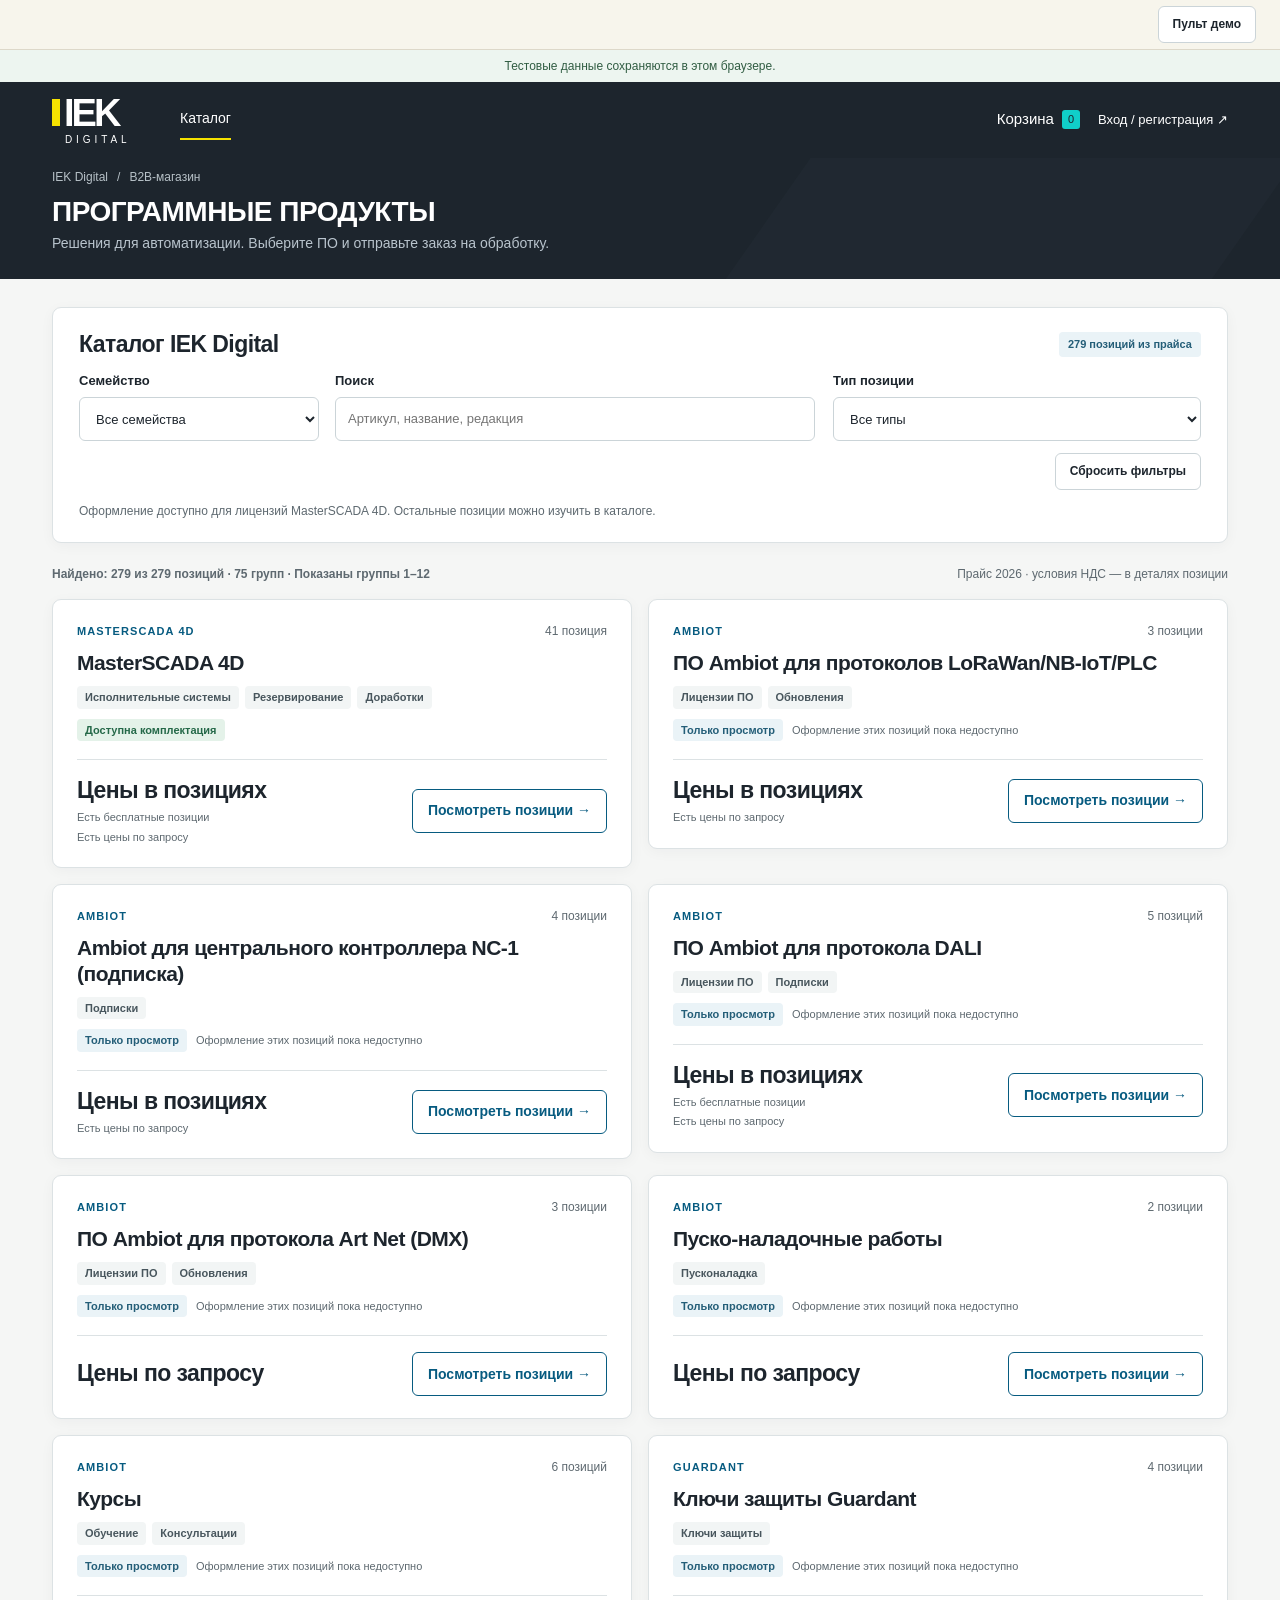
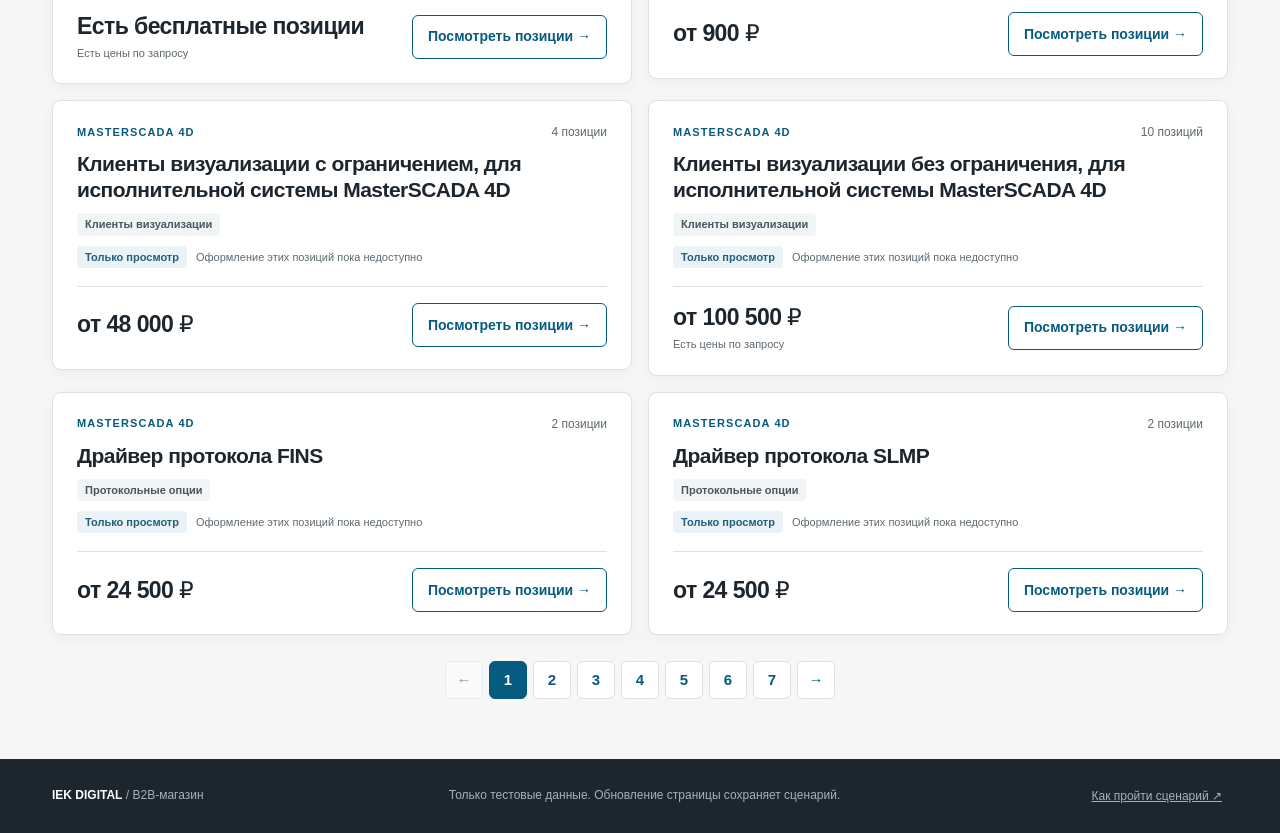
<file: index.html>
<!doctype html>
<html lang="ru">
<head>
  <meta charset="UTF-8">
  <meta name="viewport" content="width=device-width, initial-scale=1">
  <meta name="description" content="Каталог, личный кабинет и оформление заказов IEK Digital.">
  <title>IEK Digital — B2B-магазин</title>
  <link rel="icon" href="data:,">
  <link rel="stylesheet" href="styles.css?v=public-copy-1">
  <link rel="stylesheet" href="visual-system.css?v=public-copy-1">
  <script type="module" src="app.mjs?v=public-copy-3"></script>
</head>
<body>
  <a class="skip" href="#main">К основному содержимому</a>
  <div id="app"></div>
  <dialog id="demo-panel" aria-labelledby="demo-title"></dialog>
  <dialog id="dialog" aria-labelledby="dialog-title"></dialog>
  <div id="toast" role="status" aria-live="polite"></div>
  <noscript>Для работы магазина включите JavaScript.</noscript>
</body>
</html>
</file>
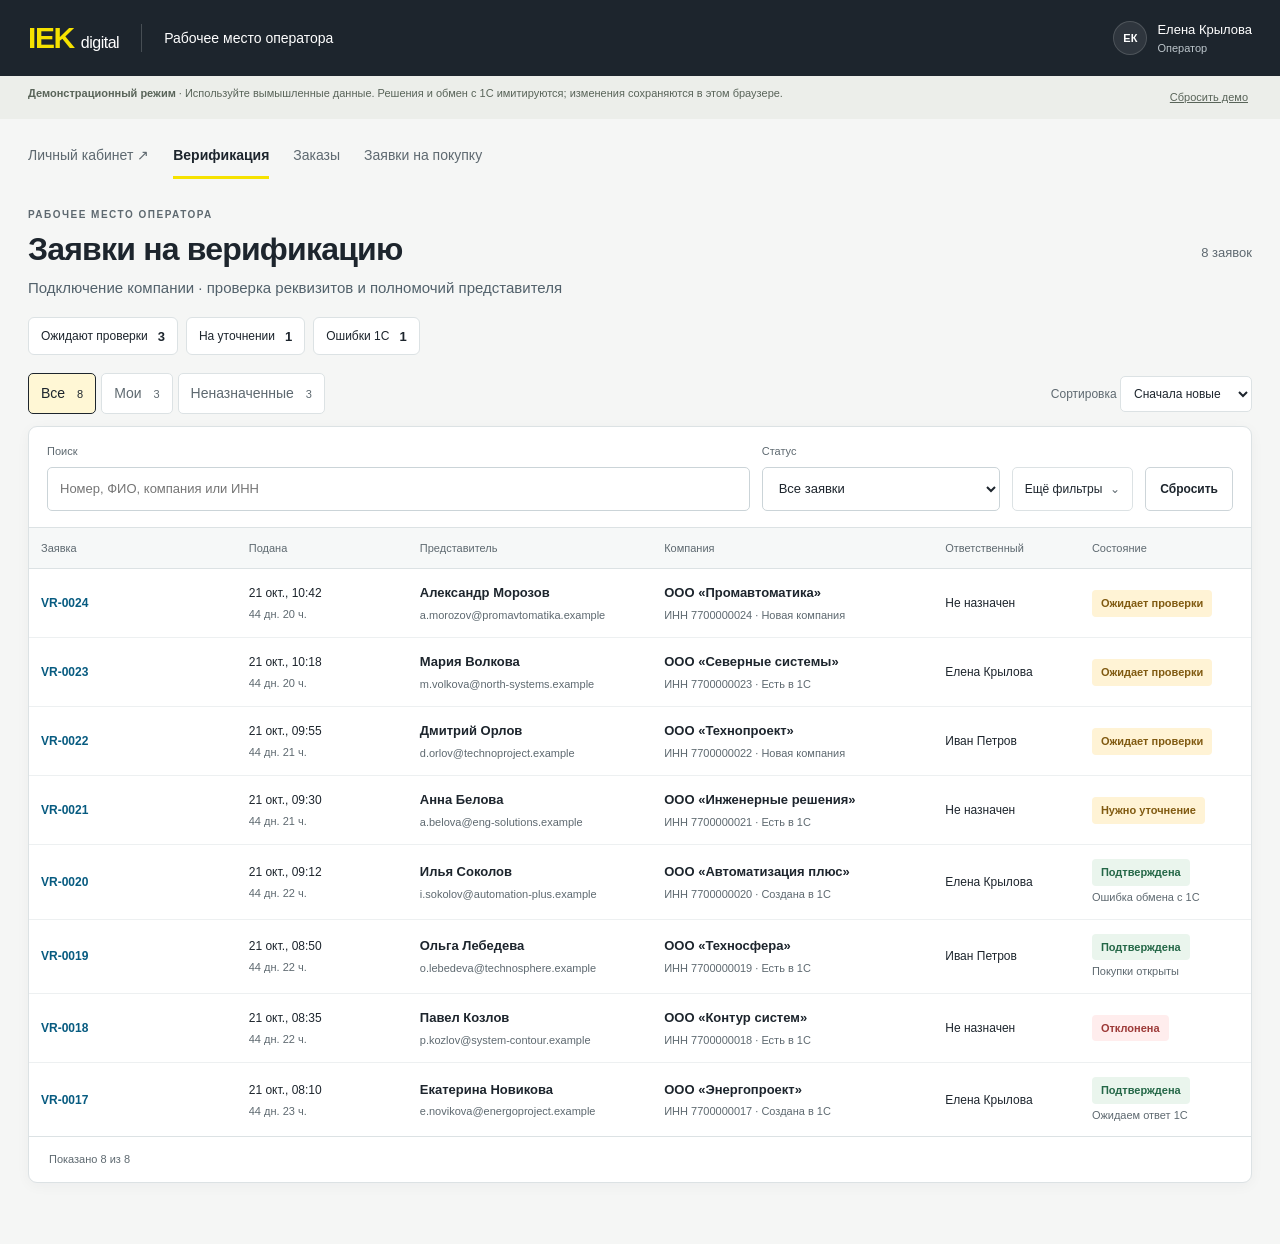
<file: operator.html>
<!doctype html>
<html lang="ru">
<head>
  <meta charset="utf-8">
  <meta name="viewport" content="width=device-width,initial-scale=1">
  <meta name="description" content="Рабочее место оператора IEK Digital: заявки, заказы и проверка компаний.">
  <title>Заказы и верификация — IEK Digital · Оператор</title>
  <link rel="icon" href="data:,">
  <link rel="stylesheet" href="visual-system.css?v=public-copy-1">
  <link rel="stylesheet" href="operator.css?v=order-flow-38">
  <script type="module" src="operator.mjs?v=public-copy-3"></script>
</head>
<body>
  <a class="op-skip" href="#main">К содержимому</a>
  <header class="op-header">
    <div class="op-brand"><strong>IEK<span>digital</span></strong><span class="op-divider"></span><span>Рабочее место оператора</span></div>
    <div class="op-user"><span class="op-avatar">ЕК</span><span>Елена Крылова<small>Оператор</small></span></div>
  </header>
  <div class="op-demo">
    <span><b>Демонстрационный режим</b> · Используйте вымышленные данные. Решения и обмен с 1С имитируются; изменения сохраняются в этом браузере.</span>
    <button class="op-reset" id="reset">Сбросить демо</button>
  </div>
  <div id="storage-notice" class="op-storage-warning" role="alert" hidden></div>
  <nav class="op-nav" aria-label="Разделы оператора"><a href="index.html#profile" target="_blank" rel="noopener">Личный кабинет ↗</a><a href="#requests">Верификация</a><a href="#orders">Заказы</a><a href="#inquiries">Заявки на покупку</a></nav>
  <main id="main" class="op-main" tabindex="-1"></main>
  <div class="op-live" role="status" aria-live="polite" id="announcement"></div>
  <dialog id="reset-dialog" class="op-reset-dialog" aria-labelledby="reset-title" aria-describedby="reset-description">
    <form method="dialog">
      <h2 id="reset-title">Сбросить демо оператора?</h2>
      <p id="reset-description">Удалятся сохранённые заметки, ответственные, решения, черновики и настройки списков заявок и заказов. Вернутся исходные примеры. Общие заявки на верификацию и на покупку из ЛК тоже удалятся. Данные магазина сохранятся, но для связанных компаний потребуется повторная отправка заявки.</p>
      <div><button class="op-button secondary" value="cancel" autofocus>Отмена</button><button class="op-button danger" value="reset">Сбросить всё</button></div>
    </form>
  </dialog>
  <noscript>Для демонстрации решений включите JavaScript.</noscript>
</body>
</html>
</file>
<file: styles.css>
:root{--ink:#20272e;--dark:#1d242b;--muted:#66717a;--line:#dce1e5;--paper:#fff;--bg:#f4f6f7;--cyan:#6bcaf1;--blue:#075b80;--yellow:#f3e84d;--green:#246848;--amber:#735518;font-family:Arial,Helvetica,sans-serif;color:var(--ink);font-synthesis:none}
*{box-sizing:border-box}body{margin:0;background:var(--bg);font-size:15px;line-height:1.5}button,input,select{font:inherit}button,a,input,select{touch-action:manipulation}button,a{ -webkit-tap-highlight-color:transparent}button{cursor:pointer}button:disabled{cursor:not-allowed;opacity:.55}a{color:var(--blue)}button{border:0}h1,h2,h3,p{margin:0}h1{font-size:36px;line-height:1.12;letter-spacing:-1px;font-weight:800}h2{font-size:24px;line-height:1.25;letter-spacing:-.5px}h3{font-size:18px;line-height:1.35}p+p{margin-top:12px}.muted{color:var(--muted)}.small{font-size:13px}.eyebrow{font-size:11px;letter-spacing:1.8px;font-weight:700;text-transform:uppercase}.wrap{max-width:1240px;margin:auto;padding:0 32px}.skip{position:fixed;top:-90px;left:16px;z-index:100;background:white;padding:12px}.skip:focus{top:12px}
.lab{background:#f1f0e8;border-bottom:1px solid #dad8c8;position:sticky;top:0;z-index:30}.lab-inner{display:flex;align-items:center;gap:16px;min-height:58px;padding:8px 24px;max-width:1500px;margin:auto}.lab-brand{font-size:12px;font-weight:800;letter-spacing:1px;white-space:nowrap}.lab-brand:before{content:'';display:inline-block;width:7px;height:7px;background:#c79924;border-radius:50%;margin-right:8px}.lab label{font-size:12px;display:flex;align-items:center;gap:10px;flex:1}.lab select{width:320px;background:#fff;border:1px solid #b9bebc;padding:7px 30px 7px 10px;border-radius:3px;font-size:13px}.lab button{background:none;color:#484c42;font-size:12px;border-bottom:1px solid #aaa;padding:5px 0}.lab .sep{height:25px;width:1px;background:#d0d0c4}
.site-header{background:var(--dark);color:white}.header-row{display:flex;align-items:center;height:92px;gap:42px}.brand{color:white;text-decoration:none;line-height:1;display:block;min-width:86px}.brand strong{font-size:38px;font-weight:900;letter-spacing:-3px}.brand strong:before{content:'';width:8px;height:27px;background:var(--yellow);display:inline-block;margin-right:4px}.brand span{display:block;font-size:10px;letter-spacing:3.9px;margin-top:3px;padding-left:13px}.site-nav{display:flex;gap:28px;align-items:center;flex:1}.site-nav a{color:#b9c3cb;text-decoration:none;font-size:14px;padding:9px 0;border-bottom:2px solid transparent}.site-nav a.active{border-color:var(--cyan);color:white}.header-actions{display:flex;align-items:center;gap:18px}.header-actions button{background:none;color:white;font-size:13px;padding:8px 0}.cart-link{color:white;text-decoration:none;display:flex;align-items:center;gap:8px;white-space:nowrap}.count{font-size:11px;padding:1px 6px;background:var(--cyan);color:var(--ink);border-radius:3px}.avatar{width:30px;height:30px;display:inline-grid;place-items:center;background:#34424d;color:var(--cyan);border-radius:50%;font-size:10px;margin-right:6px}
.hero{background:var(--dark);color:white;position:relative;overflow:hidden}.hero:after{content:'';position:absolute;width:38%;height:100%;right:2%;top:0;transform:skewX(-35deg);background:#273039;opacity:.65;pointer-events:none}.hero .wrap{position:relative;z-index:1;padding-top:22px;padding-bottom:32px}.breadcrumb{display:flex;gap:9px;align-items:center;color:#b7c1c7;font-size:12px;margin-bottom:22px}.breadcrumb a{color:#b7c1c7;text-decoration:none}.hero-title{display:flex;align-items:end;justify-content:space-between;gap:24px}.hero .eyebrow{color:var(--cyan);margin-bottom:12px}.hero p{color:#b9c4cd;font-size:14px;margin-top:12px;max-width:660px}.hero-number{font-size:70px;line-height:1;color:#60707e;letter-spacing:-4px;font-weight:800;opacity:.65}.journey{background:white;border-bottom:1px solid var(--line)}.steps{list-style:none;display:flex;margin:0;padding:18px 0;gap:24px}.steps li{display:flex;align-items:center;gap:9px;color:#626d76;font-size:12px}.steps i{font-style:normal;display:grid;place-items:center;border:1px solid #cfd7dd;width:24px;height:24px;border-radius:50%;font-size:11px}.steps .current{color:var(--ink);font-weight:700}.steps .current i{border-color:var(--blue);background:var(--blue);color:white}.steps .done i{background:#e4f3ec;color:var(--green);border-color:#e4f3ec}
main{padding-top:28px!important;padding-bottom:60px!important;min-height:500px}main:focus{outline:none}.access-banner{display:flex;align-items:center;gap:18px;border:1px solid #cbdfe9;background:#edf6fa;padding:17px 22px;margin-bottom:28px;border-left:3px solid var(--blue)}.access-banner .copy{flex:1}.access-banner strong{display:block;font-size:14px}.access-banner p{font-size:13px;color:#526673;margin-top:3px}.access-banner.success{background:#eef6f1;border-color:#d5e7da;border-left-color:var(--green)}.access-banner.pending{background:#fffbeb;border-color:#eadfb5;border-left-color:#b58c22}.status{font-size:11px;font-weight:700;display:inline-block;padding:4px 9px;background:#eaf3f7;color:#245e78;white-space:nowrap}.status.green{background:#e4f2e9;color:var(--green)}.status.yellow{background:#fff3cd;color:var(--amber)}.btn{display:inline-flex;align-items:center;justify-content:center;gap:12px;padding:12px 20px;background:var(--cyan);color:#123748;border:1px solid transparent;text-decoration:none;font-weight:700;font-size:14px;min-height:44px;border-radius:2px}.btn:hover:not(:disabled){background:#8bd7f6}.btn.secondary{background:white;border-color:#c8d3da;color:var(--ink)}.btn.secondary:hover{background:#f0f5f7}.btn.dark{background:var(--ink);color:white}.btn.small{padding:8px 14px;font-size:12px;min-height:36px}.btn.full{width:100%}.link-btn{background:none;color:var(--blue);padding:0;text-decoration:underline;font-size:13px}.note{font-size:12px;color:var(--muted);margin-top:12px}.section-head{display:flex;justify-content:space-between;align-items:center;gap:18px;margin-bottom:22px}.catalog-layout{display:grid;grid-template-columns:210px 1fr;gap:32px}.side-label{font-size:11px;color:#76828c;letter-spacing:1.2px;margin:3px 0 16px}.catalog-side a{display:block;color:var(--ink);text-decoration:none;border-left:2px solid var(--cyan);background:white;padding:14px 16px;font-size:14px;font-weight:700}.catalog-side p{padding:18px 16px;color:var(--muted);font-size:12px}.catalog-side .mini-box{margin-top:24px;border-top:1px solid var(--line);padding-top:20px}.search{position:relative;display:flex;align-items:center;gap:10px;background:white;border:1px solid #d6dde2;padding:0 14px;min-width:300px}.search input{border:none;padding:11px 0;width:100%;outline-offset:1px}.cards{display:grid;grid-template-columns:1fr 1fr;gap:20px}.product-card{background:white;border:1px solid var(--line);display:flex;flex-direction:column;transition:border-color .15s}.product-card:hover{border-color:#70afca}.card-body{padding:22px;display:flex;flex-direction:column;flex:1}.card-body .description{font-size:13px;color:var(--muted);margin:10px 0 20px;min-height:40px}.card-top{display:flex;align-items:center;justify-content:space-between;margin-bottom:10px}.sku{font-family:monospace;font-size:11px;color:#77838d}.facts{display:flex;gap:8px;flex-wrap:wrap;margin-bottom:20px}.facts span{font-size:11px;background:#f1f4f6;padding:5px 8px;color:#4e5d67}.price{font-size:27px;letter-spacing:-.8px;font-weight:700;line-height:1.2}.price-caption{font-size:11px;color:var(--muted);margin:5px 0 16px}.price-hidden{font-size:17px;font-weight:600;margin-top:4px}.card-body .btn{margin-top:auto}.product-art{height:178px;background:#e9eff2;position:relative;overflow:hidden;padding:24px;display:flex;align-items:center;justify-content:center}.product-art:before{content:'';position:absolute;inset:-40px;background:repeating-linear-gradient(125deg,transparent,transparent 45px,#dae4e9 46px,#dae4e9 47px);opacity:.7}.monitor{width:205px;height:121px;background:#26333c;border:5px solid #34454f;border-radius:5px;transform:perspective(600px) rotateY(-12deg);box-shadow:14px 12px 0 #c4d6df;position:relative;padding:13px}.monitor:after{content:'';position:absolute;width:50px;height:18px;background:#34454f;bottom:-19px;left:70px;clip-path:polygon(20% 0,80% 0,100% 100%,0 100%)}.monitor-title{color:#c6e8f7;font-size:7px;letter-spacing:1.1px;margin-bottom:12px}.monitor-screen{display:flex;align-items:end;gap:7px;height:48px;border-bottom:1px solid #668392}.monitor-screen i{display:block;flex:1;background:#65c5e8;height:70%}.monitor-screen i:nth-child(2){height:45%;background:#e0d951}.monitor-screen i:nth-child(3){height:90%}.monitor-screen i:nth-child(4){height:58%}.monitor-screen i:nth-child(5){height:80%;background:#e0d951}.product-art.large{height:310px}.large .monitor{transform:scale(1.5) perspective(600px) rotateY(-12deg)}
.two-col{display:grid;grid-template-columns:minmax(0,1fr) 350px;gap:28px;align-items:start}.product-layout{display:grid;grid-template-columns:1fr 1fr;gap:32px}.panel{background:white;border:1px solid var(--line);padding:28px}.panel+.panel{margin-top:20px}.panel h2,.panel h3{margin-bottom:18px}.panel p{color:var(--muted);font-size:14px}.rule{height:1px;background:var(--line);margin:22px 0}.specs{margin:24px 0 0}.specs div{display:flex;justify-content:space-between;gap:20px;padding:11px 0;border-bottom:1px solid var(--line);font-size:13px}.specs dt{color:var(--muted)}.specs dd{margin:0;text-align:right}.field{display:block;margin-bottom:18px;font-size:13px;font-weight:600}.field input,.field select,.field textarea{display:block;width:100%;border:1px solid #cbd3d9;border-radius:2px;background:white;padding:11px 12px;margin-top:7px;font-weight:400;color:var(--ink);min-height:44px}.field input:disabled{background:#f1f4f6}.field small{display:block;margin-top:5px;font-weight:400;color:var(--muted)}.field-row{display:grid;grid-template-columns:1fr 1fr;gap:18px}.quantity{display:flex;align-items:center;border:1px solid #cbd3d9;width:max-content;background:white}.quantity button{width:36px;height:38px;background:#f4f7f8;color:var(--ink);font-size:20px}.quantity input{width:48px;text-align:center;padding:8px 0;border:0;-moz-appearance:textfield}.quantity input::-webkit-inner-spin-button{display:none}.qty-price{display:flex;align-items:end;justify-content:space-between;gap:12px;margin:22px 0}.qty-price .price-caption{margin-bottom:0}.qty-label{font-size:12px;color:var(--muted);display:block;margin-bottom:7px}.choice{border:1px solid #76abc0;background:#f1f8fb;padding:15px;display:flex;gap:12px;align-items:start;font-size:13px}.choice input{accent-color:var(--blue);margin-top:3px}.choice small{display:block;color:var(--muted);margin-top:3px}.summary{position:sticky;top:85px}.summary-row{display:flex;justify-content:space-between;gap:16px;margin:13px 0;font-size:14px}.summary-total{display:flex;justify-content:space-between;align-items:center;border-top:1px solid var(--line);padding-top:20px;margin:20px 0}.summary-total strong{font-size:26px}.company-name{font-size:17px;font-weight:700;margin:0 0 5px}.company-data{font-size:13px;color:var(--muted)}.item{display:flex;gap:18px;align-items:center;border-bottom:1px solid var(--line);padding:22px 0}.item:first-child{padding-top:0}.item:last-child{border-bottom:0}.item-info{flex:1;min-width:0}.item-info h3{font-size:16px}.item-info p{font-size:12px;color:var(--muted);margin:4px 0 10px}.item-symbol{background:#eaf1f5;width:52px;height:58px;display:grid;place-items:center;font-weight:800;color:#527688;font-size:13px}.item-price{font-size:18px;white-space:nowrap;text-align:right}.item-price small{display:block;font-size:11px;color:var(--muted);margin-top:4px}.item .remove{display:block;background:none;text-decoration:underline;font-size:11px;color:#7c5750;padding:7px 0;margin-left:auto}.empty{text-align:center;padding:32px 25px;background:white;border:1px solid var(--line)}.empty h2{margin:0 0 10px}.empty p{max-width:480px;margin:0 auto 25px;color:var(--muted)}.check{display:flex;align-items:start;gap:10px;font-size:13px;margin:20px 0}.check input{accent-color:var(--blue);width:17px;height:17px;margin:2px 0 0;flex-shrink:0}.check span{flex:1}.form-error{background:#fff1ee;border-left:3px solid #a04432;padding:12px;font-size:13px;color:#8c3529;margin-bottom:16px}.form-error:empty{display:none}.success-mark{display:grid;place-items:center;width:64px;height:64px;background:#e6f4ed;color:#246848;border-radius:50%;font-size:34px;margin-bottom:24px}.success-panel{max-width:780px;margin:10px auto;padding:38px}.success-panel h2{font-size:30px}.success-panel .order-number{font-size:15px;margin:12px 0 24px;color:var(--blue);font-family:monospace}.actions{display:flex;gap:12px;flex-wrap:wrap;margin-top:25px}.timeline{padding:0;list-style:none;margin:24px 0}.timeline li{display:flex;align-items:start;gap:12px;padding:0 0 21px;color:var(--muted);font-size:13px}.timeline i{font-style:normal;width:25px;height:25px;border:1px solid #d7e1e6;display:grid;place-items:center;border-radius:50%;flex-shrink:0;font-size:11px}.timeline .complete i{background:#e7f5ed;color:var(--green);border-color:#e7f5ed}.timeline strong{display:block;color:var(--ink);font-size:14px;margin-bottom:3px}.lab-card{border:1px dashed #b9b39b;background:#f7f5ec;padding:18px;margin-top:22px}.lab-card .eyebrow{font-size:10px;margin-bottom:10px;color:#76664c}.lab-card p{font-size:12px;margin-bottom:12px}.document{display:flex;align-items:center;gap:12px;border:1px solid var(--line);padding:14px;margin-top:10px}.document-icon{background:#eaf3f7;color:var(--blue);padding:9px;font-size:10px;font-weight:800}.document div:nth-child(2){flex:1}.document strong{font-size:13px;display:block}.document small{display:block;color:var(--muted);font-size:11px}.order-row{display:flex;gap:25px;align-items:center;border-top:1px solid var(--line);padding:20px 0}.order-row .grow{flex:1}.order-row strong{display:block}.order-row p{font-size:12px}.info-grid{display:grid;grid-template-columns:1fr 1fr;gap:20px}.info-grid .metric{font-size:13px;padding:18px;background:#f5f8fa}.metric strong{display:block;margin-top:6px}.help-line{border-top:1px solid var(--line);padding-top:20px;margin-top:26px;display:flex;justify-content:space-between;font-size:12px;color:var(--muted)}footer{background:var(--dark);color:#a5b2bc;padding:27px 0;font-size:12px}footer .wrap{display:flex;justify-content:space-between;gap:24px}footer strong{color:white}footer button{background:none;color:#a5b2bc;font-size:12px;text-decoration:underline}
dialog{width:min(640px,calc(100% - 32px));padding:0;border:0;border-radius:3px;box-shadow:0 20px 80px #0004;max-height:85vh;color:var(--ink)}dialog::backdrop{background:#111c29aa;backdrop-filter:blur(3px)}.dialog-inner{padding:32px}.dialog-head{display:flex;justify-content:space-between;align-items:start;gap:20px;margin-bottom:22px}.close{background:#edf2f5;width:32px;height:32px;font-size:22px;color:#4d5d69;flex-shrink:0}.dialog-inner p{font-size:14px;color:var(--muted);margin:12px 0}#toast{position:fixed;bottom:24px;left:50%;transform:translateX(-50%);z-index:60;background:#243a45;color:white;border-left:4px solid var(--cyan);padding:14px 22px;box-shadow:0 6px 24px #0002;max-width:600px;font-size:14px}#toast:empty{display:none}.filtered-empty{padding:40px;border:1px dashed var(--line);grid-column:1/-1}
#dialog:has(#identity-contact-form,#identity-code-form){width:min(480px,calc(100% - 32px))}
.dialog-inner:has(#identity-contact-form,#identity-code-form) .field{display:grid;gap:8px;margin:20px 0 16px}
.dialog-inner:has(#identity-contact-form,#identity-code-form) .field input{width:100%;min-height:48px;padding:10px 14px;border:1px solid var(--line);border-radius:5px}
.identity-back{background:none;color:var(--blue);padding:12px 0;text-decoration:underline}
.dialog-inner .identity-error{color:#a52a24;margin-top:12px}
@media(min-width:1400px){.wrap{max-width:1320px}.cards{gap:24px}.product-art{height:210px}}
@media(max-width:1000px){.lab-inner{flex-wrap:wrap;gap:10px}.lab label{flex:initial}.lab select{width:260px}.header-row{gap:24px}.site-nav{gap:16px}.header-actions{gap:10px}.catalog-layout{grid-template-columns:160px 1fr;gap:20px}.two-col{grid-template-columns:1fr 310px}.search{min-width:220px}.wrap{padding-left:22px;padding-right:22px}.panel{padding:22px}}
@media(max-width:760px){.header-row{flex-wrap:wrap;height:auto;padding-top:20px;padding-bottom:16px}.site-nav{order:3;flex-basis:100%;justify-content:space-between}.header-actions{margin-left:auto}.lab label{flex-basis:100%}.lab select{flex:1;width:auto}.lab .sep{display:none}.hero-number{display:none}h1{font-size:28px}.steps{gap:14px;overflow:auto}.steps li{white-space:nowrap}.catalog-layout,.two-col,.product-layout{grid-template-columns:1fr}.catalog-side{display:none}.cards{grid-template-columns:1fr}.section-head{align-items:start;flex-direction:column}.search{width:100%}.summary{position:static}.access-banner{flex-wrap:wrap}.field-row{grid-template-columns:1fr;gap:0}.item{flex-wrap:wrap}.hero-title{align-items:start}.order-row{flex-wrap:wrap}.info-grid{grid-template-columns:1fr}.lab-inner{padding:8px 15px}.success-panel{padding:24px}footer .wrap{flex-direction:column;gap:8px}}
.lab-inner{flex-wrap:wrap}.lab label{flex:initial}.lab select{max-width:250px}.lab .lab-brand{margin-right:auto}
.panel+.two-col,.panel+.access-banner{margin-top:20px}
.compact-hero .wrap{padding-top:10px;padding-bottom:18px}.compact-hero .breadcrumb{margin-bottom:10px}.compact-hero .eyebrow{display:none}.compact-hero h1{font-size:28px;letter-spacing:-.5px}.compact-hero p{margin-top:6px}.header-row{height:76px}.steps{padding:12px 0}
.catalog-fields{display:grid;grid-template-columns:1fr 1fr 1.3fr;gap:16px}.catalog-filters{padding:16px 20px;margin-bottom:18px}.catalog-fields .field{margin-bottom:0;min-width:0}.catalog-filters .note{margin-top:10px}.view-catalog .access-banner{margin-bottom:16px;padding:12px 16px}.view-catalog .card-body{padding:18px}.view-catalog .description{margin:8px 0 12px;min-height:0}.view-catalog .facts{margin-bottom:12px}.view-catalog .rule{margin:12px 0}.view-catalog .card-body .note{margin:0 0 12px}
.checkout-parties{display:grid;grid-template-columns:1fr 1fr;gap:16px;margin-bottom:16px}.view-checkout .checkout-parties>.panel+.panel{margin-top:0}.view-checkout .panel{padding:18px}.view-checkout h2{font-size:20px}.view-checkout h3{font-size:16px}.view-checkout .panel h2,.view-checkout .panel h3{margin-bottom:12px}.checkout-parties .info-grid{gap:12px;margin:8px 0}.checkout-parties .metric{padding:0;background:none}.checkout-parties .metric strong{margin-top:0}.checkout-parties p,.checkout-parties .company-name{font-size:13px;overflow-wrap:anywhere}.view-checkout .panel+.panel{margin-top:16px}.view-checkout .field{margin-bottom:12px}.view-checkout .field-row{gap:12px}.view-checkout .rule{margin:14px 0}.view-checkout .item{padding:12px 0;gap:12px}.view-checkout .item h3{margin-bottom:4px}.view-checkout .item-symbol{display:none}.view-checkout .section-head{margin-bottom:12px}.view-checkout .section-head h2{margin-bottom:0}.view-checkout .check{margin:12px 0}.view-checkout .summary,.view-cart .summary{top:20px}.summary .small{margin-top:12px}
@media(max-width:1100px){.catalog-fields{grid-template-columns:1fr 1fr}.catalog-fields>.field:last-child{grid-column:1/-1}.view-checkout .summary{position:static}}
@media(max-width:760px){.checkout-parties,.catalog-fields{grid-template-columns:1fr}.catalog-fields>.field:last-child{grid-column:auto}.header-row{height:auto}.view-checkout .field-row{grid-template-columns:1fr}.account-side{position:static}}
.panel+.empty,.software-orders{margin-top:20px}.software-order .section-head{align-items:start;flex-wrap:wrap}.software-order .section-head h3{margin-bottom:0}.software-lines{list-style:none;margin:0;padding:0}.software-lines li{display:flex;justify-content:space-between;align-items:start;gap:20px;padding:16px 0;border-top:1px solid var(--line)}.software-lines li>span{white-space:nowrap}.software-lines p{font-size:12px;margin:5px 0}.agreement-block{display:flex;align-items:center;justify-content:space-between;gap:20px;flex-wrap:wrap;border-top:1px solid var(--line);padding-top:20px;margin-top:12px}.agreement-block>div{flex:1;min-width:220px}.agreement-block h3{font-size:16px;margin-bottom:8px}.agreement-block p{font-size:13px}
.storage-status{padding:7px 24px;background:#edf5f0;color:#315d43;text-align:center;font-size:12px}.storage-warning{background:#fff1dc;color:#804b13}
.header-actions .resume-link{color:var(--cyan);font-size:13px;text-underline-offset:3px}
.header-actions .header-logout{color:#dce6eb;border:1px solid #64727c;border-radius:4px;padding:7px 11px;white-space:nowrap}.header-actions .header-logout:hover{border-color:#b9c3cb;background:#2b3943;color:white}
.preparation-layout.ready{grid-template-columns:1fr}.preparation-layout.ready .preparation-selection{grid-row:1;position:static}.preparation-layout.ready .btn.full{max-width:360px}
.account-layout{display:grid;grid-template-columns:210px minmax(0,1fr);gap:28px;align-items:start}.account-side{position:sticky;top:20px}.account-side nav{display:grid;background:white;border:1px solid var(--line)}.account-side a{padding:11px 14px;text-decoration:none;color:var(--ink);border-left:3px solid transparent;border-bottom:1px solid var(--line);font-size:14px}.account-side a[aria-current]{background:#eaf6fb;border-left-color:var(--blue);font-weight:700}.account-content{min-width:0}.account-content .two-col{grid-template-columns:minmax(0,1fr) 280px;gap:20px}.account-content .order-row{flex-wrap:wrap;gap:16px}.account-content .item{flex-wrap:wrap}.account-content .document{flex-wrap:wrap}
.account-content .catalog-layout{grid-template-columns:minmax(0,1fr);gap:20px}.account-content .catalog-side p{padding:6px 0}.account-content .catalog-side .side-label{margin-bottom:8px}.account-content .section-head{flex-wrap:wrap}.account-content .product-layout{grid-template-columns:repeat(2,minmax(0,1fr));gap:20px}.account-content .qty-price{flex-wrap:wrap}
@media(max-width:1100px){.account-content .two-col,.account-content .product-layout{grid-template-columns:1fr}.account-layout{grid-template-columns:185px minmax(0,1fr);gap:20px}}
@media(max-width:760px){.account-layout{grid-template-columns:1fr}.account-side{position:static}.account-side nav{grid-template-columns:1fr 1fr}}
.employee-card{padding:20px;border:1px solid var(--line);margin:16px 0}.employee-card .section-head{flex-wrap:wrap;gap:12px}.employee-card h3{margin:0}.employee-card p{overflow-wrap:anywhere}.btn.danger{color:#a52a24;border-color:#d4a19e}.btn.danger:hover{background:#fff0ef}
.preparation-steps{list-style:none;padding:0;display:grid;grid-template-columns:repeat(4,1fr);gap:20px}.preparation-steps li{border-left:3px solid var(--cyan);padding:10px 14px}.preparation-steps strong,.preparation-steps span{display:block;font-size:13px}.preparation-steps span{color:var(--muted);margin-top:8px}.preparation-layout{display:grid;grid-template-columns:minmax(0,1fr) 360px;gap:28px;margin-top:24px;align-items:start}.preparation-layout details>summary{cursor:pointer;font-weight:700}.preparation-layout details>form{border:0;padding:24px 0 0}.preparation-selection{position:sticky;top:100px}.preparation-layout details+.panel{margin-top:20px}@media(max-width:900px){.preparation-layout{grid-template-columns:1fr}.preparation-steps{grid-template-columns:1fr 1fr}.preparation-selection{position:static}}
.staff-history{max-height:520px;overflow:auto}.staff-history ol{list-style:none;margin:0;padding:0}.staff-history li{border-top:1px solid var(--line);padding:20px 4px;overflow-wrap:anywhere}.staff-history .section-head{gap:12px;flex-wrap:wrap;margin-bottom:10px}.staff-history time{font-size:13px;color:var(--muted);white-space:nowrap}.staff-history p{margin:6px 0}
.demo-launcher{display:flex;justify-content:flex-end;padding:6px 24px;background:#f7f5ec;border-bottom:1px solid #ddd8c9}
#demo-panel{position:fixed;inset:0 0 0 auto;margin:0;width:min(520px,100%);height:100dvh;max-height:none;border-radius:0;background:#f6f8fa;overflow:hidden}
#demo-panel[open]{display:flex;flex-direction:column}body:has(#demo-panel[open]){overflow:hidden}
.demo-head{display:flex;align-items:center;justify-content:space-between;padding:24px;gap:16px;background:var(--dark);color:white}.demo-head h2{font-size:24px;margin-top:6px}.demo-head .eyebrow{font-size:10px;color:#b5c2ca}
.demo-nav{display:grid;grid-template-columns:1fr 1fr;gap:6px;padding:12px;background:white;border-bottom:1px solid var(--line)}.demo-nav .btn{padding:10px 6px;font-size:12px}.demo-nav [aria-pressed=true]{background:#e4f4fc;border-color:var(--blue);color:var(--blue)}
.demo-body{padding:24px;overflow:auto;flex:1;min-height:0}.demo-body [hidden]{display:none!important}.demo-body p{font-size:13px;color:var(--muted);margin:10px 0}.demo-body h3{font-size:16px;margin-bottom:12px}.demo-body .actions{margin-top:14px;gap:8px}.demo-body .note{margin-top:0}.demo-body .lab-card,.demo-card{background:white;border:1px solid var(--line);padding:18px;margin:0 0 16px}.demo-body .lab-card h3{line-height:1.4}.demo-body .lab-card .actions{display:grid}.demo-body details.demo-card summary{cursor:pointer;font-size:14px;font-weight:700}.demo-body #demo-data-tools>button{margin:0 0 16px;width:100%}.demo-facts{margin:22px 0}.demo-facts dt{font-size:12px;color:var(--muted);margin-top:18px}.demo-facts dd{margin:5px 0 0;font-size:14px;font-weight:600}.demo-saved{border-top:1px solid var(--line);padding-top:16px;margin-top:16px;overflow-wrap:anywhere}.demo-saved strong{font-size:14px}.demo-reset{margin-top:28px;padding-top:20px;border-top:1px solid #d4a19e}.demo-reset h3{color:#a52a24}
.journey .steps{display:grid;grid-template-columns:repeat(4,minmax(0,1fr));gap:12px;padding:14px 0}.journey .steps li{min-width:0}.step-link{display:flex;align-items:center;gap:10px;width:100%;padding:8px;color:inherit;text-decoration:none;border-radius:3px}.step-link:hover{background:#f0f6f9}.step-link small{display:block;margin-top:5px;font-size:11px;font-weight:400;color:var(--muted);line-height:1.4}.step-link i{flex-shrink:0}.step-link.unavailable{cursor:default;opacity:.7}.journey-next{display:flex;align-items:center;justify-content:space-between;gap:20px;border-top:1px solid var(--line);padding:12px 0}.journey-next p{font-size:13px;color:var(--muted);max-width:850px;margin:0}.journey-next .btn{flex-shrink:0}.preparation-company>form{border:0;padding:22px 0 0}.preparation-company>p{margin-bottom:12px}.preparation-company>form>h2{display:none}
@media(max-width:900px){.journey .steps{grid-template-columns:repeat(2,minmax(0,1fr))}.journey-next{align-items:flex-start;flex-direction:column;gap:10px}.step-link{padding:4px}}

/* Единая иерархия: подпись, значение, затем пояснение. Не влияет на права или состояние. */
.data-fields{display:grid;grid-template-columns:repeat(2,minmax(0,1fr));gap:16px 28px;margin:18px 0}
.data-fields>div{min-width:0}.data-fields .wide{grid-column:1/-1}
.data-fields dt,.data-caption{display:block;color:var(--muted);font-size:12px;font-weight:400;line-height:1.4;margin-bottom:5px}
.data-fields dd{margin:0;color:var(--ink);font-size:15px;font-weight:600;line-height:1.5;overflow-wrap:anywhere}
.verification-intro>.data-fields{padding:20px;background:#f5f8fa;border:1px solid var(--line);gap:22px 32px}
.verification-intro>.data-fields dd{font-size:17px}
.context-strip{display:flex;flex-wrap:wrap;align-items:baseline;gap:6px 16px;border-left:3px solid var(--blue);background:#edf6fa;padding:14px 18px;margin-top:20px}
.context-strip>.data-caption{flex-basis:100%;margin:0}.context-strip>strong{font-size:15px;overflow-wrap:anywhere}.context-strip .note{margin:0}
.panel .note{font-size:12px;line-height:1.55}.panel .section-head>h2,.panel .section-head>h3{margin-bottom:0}
.explanation{margin-top:20px;border-top:1px solid var(--line);padding-top:14px}.explanation summary{font-size:13px;color:var(--blue);cursor:pointer;font-weight:600}.explanation p{margin-top:12px;font-size:13px;max-width:75ch}
.decision-note{border-left:3px solid #b77922;background:#fff8e9;padding:14px 18px;margin:16px 0;overflow-wrap:anywhere}.decision-note strong{font-size:15px;font-weight:600}
.panel>h3:not(:first-child){margin-top:20px}.panel>.btn{margin-top:16px}.panel+.btn{margin-top:20px}
.company-name{font-size:20px;line-height:1.4;overflow-wrap:anywhere}.employee-card .section-head{margin-bottom:12px}.employee-card .data-fields{margin:0}.employee-card .actions{padding-top:16px;border-top:1px solid var(--line);margin-top:16px}
.account-content .order-record{display:grid;grid-template-columns:minmax(0,1fr) auto;gap:12px 24px;align-items:start}.order-record .grow{grid-row:span 3}.order-record .grow>strong{font-size:17px}.order-record .data-fields{margin:12px 0 0;gap:10px 20px}.order-record .data-fields dd{font-size:13px}.order-record>.status,.order-record>.btn{justify-self:end}.order-amount{text-align:right}.order-amount strong{font-size:20px;font-variant-numeric:tabular-nums}
.document .data-fields{margin:8px 0 0;gap:8px 20px}.document .data-fields dd{font-size:13px}.document strong{font-size:15px}.document>div:nth-child(2){min-width:0}.document{gap:16px}
.software-order .section-head>div{flex:1;min-width:0}.software-order .section-head .data-fields{margin-bottom:0}.software-order .data-fields dd{font-size:13px}.software-lines li>div{flex:1;min-width:0}.software-lines .data-fields{gap:10px 20px;margin:12px 0}.software-lines li>span{font-weight:600;background:#f1f5f7;padding:6px 10px}
.item-info .data-fields{gap:8px 16px;margin:10px 0}.item-info .data-fields dt{font-size:11px;margin-bottom:3px}.item-info .data-fields dd{font-size:12px;font-weight:500}.item-price{font-variant-numeric:tabular-nums}.item-info h3{margin-bottom:0}
.checkout-parties .data-fields{gap:12px;margin:12px 0}.checkout-parties .data-fields dd{font-size:13px}.checkout-parties .company-name{font-size:15px}
.two-col>.panel+.panel{margin-top:0}.summary .btn{padding-left:10px;padding-right:10px;font-size:13px}
.account-content .item{display:grid;grid-template-columns:minmax(0,1fr) auto;align-items:start;gap:14px}.account-content .item-symbol{display:none}.account-content .item-info{grid-column:1/-1}.account-content .item-info .data-fields dt{font-size:12px}.account-content .item-info .data-fields dd{font-size:13px}.account-content .item-price{justify-self:end}
@media(max-width:760px){.data-fields{grid-template-columns:1fr}.data-fields .wide{grid-column:auto}.verification-intro>.data-fields{padding:16px}.account-content .order-record{grid-template-columns:1fr}.order-record .grow{grid-row:auto}.order-record>.status,.order-record>.btn{justify-self:start}.order-amount{text-align:left}.document .data-fields{grid-template-columns:1fr 1fr}}
/* Проверки: компактный статус на странице, подробности в существующем диалоге. */
.account-nav-item{display:flex;align-items:center;border-bottom:1px solid var(--line);min-width:0}
.account-nav-item.group-start{margin-top:12px}
.account-side .account-nav-item>a{flex:1;min-width:0;border-bottom:0}
.account-nav-item:has(a[aria-current]){background:#eaf6fb}
.verification-button{display:inline-flex;align-items:center;gap:9px;padding:6px 10px;background:#f5f8fa;border:1px solid var(--line);border-radius:6px;color:var(--ink);font-size:13px;text-align:left}
.verification-button:hover{background:#eaf6fb;border-color:var(--blue)}
.verification-icon{display:inline-flex;align-items:center;justify-content:center;width:26px;height:26px;flex-shrink:0;border-radius:50%;font-size:18px;font-weight:700}
.verification-icon.neutral,.status.neutral{background:#edf0f2;color:#586674}
.verification-icon.success,.status.success{background:#e3f3ec;color:#206b4b}
.verification-icon.waiting,.status.waiting{background:#e7f3fa;color:#086184}
.verification-icon.attention,.status.attention{background:#fff0da;color:#89500c}
.verification-button.icon-only{padding:6px;margin-right:7px;border:0;background:transparent}
.verification-button.icon-only:hover{background:#dceef7}
.entity-head{align-items:flex-start;flex-wrap:wrap;gap:14px;margin-bottom:20px}
.entity-head>h2{flex:1;min-width:180px}
.entity-verification{margin-left:auto;text-align:right;max-width:100%}
.entity-verification .data-caption{margin-bottom:6px}
.entity-verification .verification-button{font-size:12px}
.panel .verification-attention{margin:0 0 18px;padding:10px 14px;border-left:3px solid #b77922;background:#fff8e9;color:#704715;font-size:13px}
.team-tabs{display:flex;gap:4px;border-bottom:1px solid var(--line);margin-bottom:20px;overflow-x:auto;padding:4px}
.team-tabs button{background:transparent;padding:12px 16px;border-bottom:3px solid transparent;color:var(--muted);font-size:14px;white-space:nowrap}
.team-tabs button[aria-selected="true"]{color:var(--blue);border-bottom-color:var(--blue);background:#eaf6fb;font-weight:700}
.team-tabs button:hover:not(:disabled){background:#eaf6fb}
.purchase-tabs a{display:inline-block;padding:12px 3px;border-bottom:3px solid transparent;color:var(--muted);text-decoration:none;white-space:nowrap}
.purchase-tabs a[aria-current]{border-bottom-color:var(--yellow);color:var(--ink);font-weight:700}
.purchase-tabs a:not([aria-current]):hover{color:var(--ink)}
.purchase-tab-count{display:inline-block;min-width:20px;margin-left:7px;padding:2px 6px;border-radius:999px;background:#edf1f3;color:var(--ink);font-size:12px;line-height:1.2;text-align:center}
.purchase-tabs a[aria-current] .purchase-tab-count{background:#fff2a6}
.purchase-detail-nav{display:flex;align-items:center;gap:12px;margin:-4px 0 18px;color:var(--muted);font-size:13px}
.team-tab-panel[hidden]{display:none}
.team-access-note{margin:0 0 16px}
.verification-details .data-fields{padding:16px;background:#f5f8fa}
.verification-details>.btn{margin-top:12px}
.verification-details .section-head{margin-bottom:16px}
/* Один уровень карточек в пути заказа; технические подробности раскрываются отдельно. */
.account-content .compact-item{grid-template-columns:minmax(0,1fr) auto;gap:8px 20px;padding:18px 0}
.account-content .compact-item .item-info{grid-column:1;grid-row:1 / span 2}
.compact-item>.quantity,.compact-item>.item-quantity{grid-column:2;justify-self:end}
.compact-item>.item-price{grid-column:2;font-size:17px}
.compact-item .item-variant{font-size:13px;color:var(--muted);margin:6px 0 8px;line-height:1.5}
.receiving-tag{display:inline-block;color:var(--blue);background:#edf6fa;font-size:12px;padding:3px 8px;border-radius:4px}
.item-specs{margin-top:10px;font-size:12px}.item-specs summary{cursor:pointer;color:var(--muted)}
.item-specs .data-fields{margin-bottom:0}.item-quantity{font-size:13px;color:var(--muted)}
.receiving-items{list-style:none;padding:0;margin:12px 0 18px;border-bottom:1px solid var(--line)}
.receiving-items li{display:flex;justify-content:space-between;gap:16px;padding:9px 0;font-size:13px}
.receiving-items small{display:block;color:var(--muted);margin-top:3px}.receiving-items strong{white-space:nowrap}
.receiving-group{border-top:1px solid var(--line);padding-top:20px;margin-top:20px}
.receiving-group>.btn{margin:12px 0}.receiving-group .field-row{grid-template-columns:1fr}
.party-summary{display:grid;gap:16px}.party-summary strong,.party-summary .note{display:block;overflow-wrap:anywhere}.party-summary .note{margin:4px 0 0}
.order-parties .explanation{margin-top:14px}.order-parties .explanation>h3{margin-top:22px}
.checkout-content>.panel,.checkout-content>details.panel{margin:0 0 16px}
.project-panel>summary,.order-process>summary{cursor:pointer;font-weight:700;line-height:1.6}
.project-panel>summary .status{margin-left:8px}.project-panel .field-row{margin-top:20px;grid-template-columns:1fr}
.checkout-gate{padding:12px;background:#edf6fa;border-left:3px solid var(--blue);margin:16px 0;font-size:13px}
.summary-total strong{font-variant-numeric:tabular-nums;white-space:nowrap}.summary>.btn{margin-top:16px}
.field-error{display:block;font-size:12px;font-weight:400;color:#993b2e;margin-top:6px}
.field input[aria-invalid="true"]{border-color:#a04432;background:#fff8f6}.check{flex-wrap:wrap}.check>.field-error{flex-basis:100%}
.history-context .wrap{display:flex;align-items:center;justify-content:space-between;gap:20px;padding-top:14px;padding-bottom:14px;font-size:13px;color:var(--muted)}
.history-context a{flex-shrink:0}
.order-total{text-align:right}.order-total strong{font-size:28px;font-variant-numeric:tabular-nums;white-space:nowrap}
.order-payment{display:flex;align-items:center;gap:12px;font-size:13px}
.order-overview .order-next{margin-top:16px;font-size:16px;color:var(--ink)}
.order-overview .actions{margin-top:18px}.view-order .order-parties .party-summary{grid-template-columns:1fr 1fr}
.orders-scroll{overflow-x:auto}.orders-table{width:100%;border-collapse:collapse;text-align:left;font-size:13px;min-width:640px}
.orders-table th,.orders-table td{padding:16px 12px;border-bottom:1px solid var(--line);vertical-align:top}
.orders-table th:first-child,.orders-table td:first-child{padding-left:0}.orders-table th:last-child,.orders-table td:last-child{padding-right:0}
.orders-table thead th{font-size:12px;color:var(--muted);font-weight:400}.orders-table tbody th{font-weight:600}
.orders-table small{display:block;margin-top:5px;color:var(--muted);font-size:11px;font-weight:400}
.orders-table .status{white-space:normal}.order-table-amount{font-variant-numeric:tabular-nums;white-space:nowrap;font-weight:600}
.order-doc-links{display:flex;align-items:flex-start;flex-direction:column;gap:8px;font-size:12px}
.order-doc-links .btn{min-height:0;padding:0;border:0;background:none;font-size:12px;font-weight:400;text-align:left;justify-content:flex-start}
@media(max-width:1100px){.view-checkout .account-content .two-col,.view-cart .account-content .two-col{grid-template-columns:1fr}.view-checkout .summary,.view-cart .summary{position:static}.history-context .wrap{flex-wrap:wrap}}
@media(max-width:760px){.account-content .compact-item .item-info{grid-column:1/-1;grid-row:auto}.compact-item>.quantity,.compact-item>.item-quantity{grid-column:1;justify-self:start}.compact-item>.item-price{grid-column:2}.view-order .order-parties .party-summary{grid-template-columns:1fr}.order-total{text-align:left}}
.view-order .document>div{flex:1;min-width:0}
.checkout-gate ul{padding-left:18px;margin:8px 0}.checkout-gate p{font-size:12px}

/* Оформление: одна задача на экране, один индикатор шагов. */
.checkout-wizard{max-width:960px}
.checkout-steps ol{display:grid;grid-template-columns:repeat(4,1fr);list-style:none;padding:0;margin:0 0 16px;gap:8px}
.checkout-steps button{display:flex;align-items:center;gap:10px;width:100%;height:100%;padding:12px 8px;background:transparent;border:0;border-bottom:2px solid var(--line);color:var(--muted);text-align:left;font-size:13px;cursor:pointer}
.checkout-steps button span{display:grid;place-items:center;flex:none;width:28px;height:28px;border:1px solid var(--line);border-radius:50%;background:#fff}
.checkout-steps button[aria-current="step"]{color:var(--ink);font-weight:700;border-bottom-color:#086087}
.checkout-steps button[aria-current="step"] span{color:#fff;background:#086087;border-color:#086087}
.checkout-total{display:flex;align-items:center;justify-content:space-between;gap:16px;padding:14px 18px;border:1px solid var(--line);background:#fff;font-size:13px;color:var(--muted)}
.checkout-total>div{display:flex;align-items:center;gap:20px}.checkout-total strong{font-size:24px;color:var(--ink);white-space:nowrap}
.checkout-step-title{font-size:15px;color:var(--muted);font-weight:500;margin:24px 0 12px;scroll-margin-top:20px}
.checkout-wizard [data-checkout-step]>.panel{margin:0 0 16px}
.checkout-wizard .party-summary{grid-template-columns:1fr 1fr}
.checkout-wizard .summary-row{font-size:14px;margin:10px 0}
.checkout-actions{display:flex;align-items:center;justify-content:space-between;gap:16px;padding:16px 0 0}
.checkout-save-note{font-size:12px!important;margin-top:12px}
.checkout-review .review-section{padding:16px 0;border-bottom:1px solid var(--line)}
.checkout-review .section-head{margin-bottom:10px}.checkout-review .section-head h3{margin:0}
.checkout-review .section-head .btn{padding:0;min-height:0;background:none;border:0;color:#086087;font-weight:400;font-size:13px}
.checkout-review .data-grid{margin:12px 0 0}.checkout-review h4{margin:14px 0 8px}
.checkout-review .receiving-items{margin:0}.checkout-review .receiving-items li{padding:8px 0}
.checkout-wizard .receiving-panel>.receiving-group:first-of-type{border-top:0;margin-top:12px;padding-top:0}
.checkout-wizard .form-error:empty{display:none}
/* Каталог прайса: продукт сначала, артикулы и пробная комплектация внутри. */
.catalog-cards{grid-template-columns:repeat(2,minmax(0,1fr));gap:16px}
.catalog-count{grid-column:1/-1;color:var(--muted);font-size:13px;margin:0}
.catalog-group{border-top:3px solid #f6e200;border-radius:4px;overflow:hidden;box-shadow:0 2px 8px #1d242b0a;transition:border-color .15s,box-shadow .15s}
.catalog-group:hover{border-color:#9bc9dc;border-top-color:#f6e200;box-shadow:0 6px 18px #1d242b18}
.catalog-group .card-body{padding:18px 20px;display:flex;flex-direction:column;gap:9px;height:100%}
.catalog-group-head{display:flex;align-items:center;justify-content:space-between;gap:12px}
.catalog-group-head .eyebrow{color:var(--blue);letter-spacing:1.2px}
.catalog-group-count{flex-shrink:0;color:var(--muted);font-size:12px}
.catalog-group h3{font-size:19px;line-height:1.3;overflow-wrap:anywhere}
.catalog-kind-list{display:flex;flex-wrap:wrap;gap:6px;list-style:none;margin:0;padding:0}
.catalog-kind-list li{border:1px solid #d6dadd;border-radius:3px;background:#f4f5f5;color:#3d474e;font-size:11px;font-weight:600;line-height:1.3;padding:4px 8px}
.catalog-group .status{align-self:flex-start;font-size:11px;padding:3px 8px}
.catalog-group-price{display:flex;flex-direction:column;gap:3px;margin-top:auto;padding-top:13px;border-top:1px solid var(--line)}
.catalog-group-price strong{font-size:19px;line-height:1.3}.catalog-group-price span,.catalog-group-price small{color:var(--muted);font-size:11px}
.catalog-group .btn{font-size:13px;margin-top:4px;min-height:40px}
.catalog-group .btn.secondary:hover{border-color:#d4be00;background:#fffce5}
.catalog-pagination{grid-column:1/-1;display:flex;justify-content:center;flex-wrap:wrap;gap:6px;margin-top:10px}
.catalog-pagination button{min-width:38px;min-height:38px;padding:6px 10px;border:1px solid var(--line);border-radius:3px;background:white;color:var(--blue);font-weight:700}
.catalog-pagination button:hover:not(:disabled){background:#edf6fa;border-color:#9bc9dc}
.catalog-pagination button[aria-current="page"]{background:var(--blue);border-color:var(--blue);color:white}
.catalog-fields>*{min-width:0}
.catalog-filters .catalog-fields{grid-template-columns:minmax(0,1fr) minmax(0,2fr)}
.catalog-filters .catalog-fields>.field:last-child{grid-column:auto}
.catalog-facets{display:grid;grid-template-columns:repeat(3,minmax(0,1fr));gap:16px;margin-top:16px}
.catalog-facets .field{min-width:0;margin:0}.catalog-facets select{width:100%;text-overflow:ellipsis}
.catalog-static strong{display:block;font-size:14px;font-weight:600;padding-top:12px}
.catalog-static small{font-weight:400;color:var(--muted)}
.catalog-filter-footer{display:flex;align-items:center;justify-content:space-between;gap:16px;margin-top:12px}
.catalog-filter-footer .note{margin:0}.catalog-filter-footer .btn{flex-shrink:0;margin-left:auto}
@media(max-width:760px){.catalog-filters .catalog-fields,.catalog-facets{grid-template-columns:1fr}.catalog-filter-footer{flex-wrap:wrap}}
.real-product-layout{display:grid;grid-template-columns:minmax(0,1.1fr) minmax(0,1fr);gap:20px;align-items:start}
.real-product-layout>.panel+.panel{margin-top:0}
.pilot-product-main{display:grid;gap:20px;min-width:0}
.pilot-product-main>.panel+.panel{margin-top:0}
.real-product-layout .field{margin-top:20px}.real-product-layout select{width:100%;text-overflow:ellipsis}
.real-product-hero{border-left:4px solid #f6e200;padding-left:16px}
.real-product-hero h2{font-size:26px;line-height:1.25;margin:5px 0 12px;overflow-wrap:anywhere}
.real-product-keyfacts{display:grid;grid-template-columns:repeat(auto-fit,minmax(170px,1fr));gap:16px;margin-top:18px;padding:14px 16px;background:#f5f6f6}
.real-product-keyfacts span{display:block;color:var(--muted);font-size:11px;margin-bottom:4px}
.real-product-keyfacts strong{display:block;font-size:13px;overflow-wrap:anywhere}
.real-product-keyfacts .sku{font-size:13px;color:var(--ink)}
.real-product-section{border-top:1px solid var(--line);margin-top:20px;padding-top:18px}
.real-product-section h3{font-size:16px}
.pilot-documents{display:grid;gap:10px;margin-top:18px}
.pilot-document-link{display:flex;align-items:center;gap:12px;min-height:56px;border:1px solid var(--line);border-radius:8px;padding:12px 14px;color:var(--ink);font-size:14px;font-weight:600;text-decoration:none}
.pilot-document-link:hover,.pilot-document-link:focus-visible{border-color:var(--blue);background:#f5fafc}
.pilot-document-icon{width:22px;height:22px;flex:none;color:var(--blue)}
.pilot-document-arrow{margin-left:auto;color:var(--blue);font-size:18px}
.real-product-info .field{margin:12px 0 0}
.real-product-section .data-fields{margin:12px 0 0}
.real-product-layout .data-fields{grid-template-columns:1fr 1fr}
.real-product-layout .data-fields dd{font-size:14px;overflow-wrap:anywhere}
.configuration-panel{border-top:3px solid #f6e200}
.configuration-panel .price{font-size:28px}.configuration-panel>.notice{font-size:13px;margin-top:16px}
.configuration-parts{margin-top:16px;border-top:1px solid var(--line)}
.configuration-parts>div{display:flex;justify-content:space-between;gap:14px;padding:12px 0;border-bottom:1px solid var(--line);font-size:13px}
.configuration-parts strong{white-space:nowrap}.configuration-panel>.btn{margin-top:16px}
.catalog-back{display:inline-block;margin-top:20px;font-size:13px}
@media(max-width:1000px){.real-product-layout{grid-template-columns:1fr}}
@media(max-width:760px){.catalog-cards{grid-template-columns:1fr}.real-product-layout .data-fields,.real-product-keyfacts{grid-template-columns:1fr}}
@media(max-width:760px){.checkout-steps ol{grid-template-columns:1fr 1fr}.checkout-total,.checkout-total>div{align-items:flex-start;flex-direction:column;gap:8px}.checkout-wizard .party-summary{grid-template-columns:1fr}.checkout-actions{flex-wrap:wrap}}

/* Optional company connection, separate from the personal profile. */
.connection-wizard { max-width: 860px; }
.connection-steps { display: flex; gap: 20px; padding: 0; margin: 24px 0; list-style: none; border-bottom: 1px solid var(--line, #ddd); }
.connection-steps li { display: flex; align-items: center; gap: 8px; padding-bottom: 14px; color: #6b7280; }
.connection-steps li[aria-current] { color: #111; border-bottom: 3px solid #ffd400; font-weight: 700; }
.connection-steps span { display: grid; place-items: center; width: 28px; height: 28px; border-radius: 50%; background: #f3f4f6; }
.connection-steps li[aria-current] span { background: #ffd400; }
.connection-consent { display: flex; align-items: flex-start; gap: 10px; margin: 20px 0; }
.connection-consent input { flex: 0 0 auto; margin-top: 4px; }
.connection-wizard form > .btn { margin: 8px 8px 0 0; }
.account-nav-item a small { margin-left: 8px; font-size: 11px; color: #737373; }
.connect-company { border-left: 4px solid #ffd400; }
@media (max-width: 650px) { .connection-steps { gap: 8px; font-size: 12px; } .connection-steps li { flex-direction: column; align-items: flex-start; flex: 1; } }

.confirmed-contact { display: flex; align-items: center; gap: 14px; padding: 13px 0; border-bottom: 1px solid var(--line); }
.confirmed-contact > span:first-child { min-width: 64px; color: var(--muted); font-size: 13px; }
.confirmed-contact strong { flex: 1; min-width: 0; overflow-wrap: anywhere; font-size: 14px; font-weight: 500; }
.confirmed-contact .status { flex-shrink: 0; }
.contact-confirmation { margin: 18px 0; padding: 18px; background: #f7f8fa; border: 1px solid var(--line); border-radius: 6px; }
.contact-confirmation .section-head { margin-bottom: 12px; }
.contact-confirmation .field { margin-bottom: 12px; }
.contact-confirmation p { font-size: 13px; }
.personal-profile { max-width: 860px; }
.profile-name-form { display: flex; gap: 12px; align-items: flex-end; margin: 22px 0; }
.profile-name-form .field { flex: 1; margin: 0; }
.profile-name-form > .btn { flex-shrink: 0; }
@media (max-width: 650px) { .confirmed-contact { flex-wrap: wrap; gap: 8px; } .confirmed-contact .status { margin-left: 78px; } .profile-name-form { align-items: stretch; flex-direction: column; } }

/* Inline editing keeps the personal profile short until an action is needed. */
.personal-profile .profile-name-form { margin: 12px 0; }
.profile-inline-editor { padding: 12px 0; border-bottom: 1px solid var(--line); }
.profile-input-line { display: flex; gap: 12px; align-items: center; }
.profile-input-line .field { flex: 1; margin: 0; }
.profile-input-line .btn { flex-shrink: 0; }
.profile-inline-editor .note { margin: 8px 0; }
.profile-company-strip { max-width: 860px; display: flex; align-items: center; justify-content: space-between; gap: 20px; padding: 20px 28px; }
.profile-company-strip strong { display: block; font-size: 14px; }
.profile-company-strip a { flex-shrink: 0; font-size: 14px; }
@media (max-width: 650px) { .profile-input-line, .profile-company-strip { align-items: stretch; flex-direction: column; } }
.sr-only { position: absolute; width: 1px; height: 1px; padding: 0; margin: -1px; overflow: hidden; clip-path: inset(50%); white-space: nowrap; border: 0; }
.profile-input-line .field input, .profile-name-form .field input { margin-top: 0; }

.connection-intro { margin: 0 0 20px; }
.connection-review { display: grid; gap: 18px; }
.review-block { padding: 20px; border: 1px solid var(--line); border-radius: 8px; background: #f7f8f9; }
.review-block h3 { margin: 0 0 14px; padding-bottom: 12px; border-bottom: 1px solid var(--line); font-size: 17px; }
.review-block .company-name { font-size: 17px; font-weight: 600; }
.review-block .data-fields { margin: 14px 0 0; gap: 14px 24px; }
.review-block .data-fields dd { font-size: 14px; font-weight: 500; }
.review-block .review-role { margin: -4px 0 14px; font-size: 12px; }
.review-submit { margin-top: 24px; padding-top: 20px; border-top: 1px solid var(--line); }
.review-submit h3 { margin-bottom: 8px; font-size: 16px; }
.review-submit p { max-width: 75ch; font-size: 13px; }
.review-submit .actions { margin-top: 18px; }

.company-search-intro { margin-bottom: 16px; }
.company-results-scroll { overflow-x: auto; margin-top: 10px; border: 1px solid var(--line); border-radius: 6px; }
.company-results { width: 100%; border-collapse: collapse; font-size: 13px; text-align: left; }
.company-results th { padding: 9px 12px; background: #f5f7f8; font-size: 12px; font-weight: 500; color: var(--muted); }
.company-results td { padding: 12px; border-top: 1px solid var(--line); vertical-align: middle; }
.company-results td:first-child { min-width: 220px; }
.company-results td:not(:first-child) { white-space: nowrap; }
.company-results td strong { display: block; font-weight: 600; }
.company-results td:first-child span { display: block; margin-top: 3px; font-size: 12px; color: var(--muted); }
.company-results tr[data-action] { cursor: pointer; }
.company-results tr[data-action]:hover, .company-results tr:focus-within { background: #fffbe5; }
.company-results tr.is-selected { background: #f1f7f3; }
.company-results-count { font-size: 13px; }
.company-demo-help { margin-top: 18px; font-size: 12px; color: var(--muted); }
.company-demo-help summary { cursor: pointer; width: fit-content; }
#company-lookup-body > .btn { margin-top: 16px; }

.company-check .section-head h2 { font-size: 20px; }
.company-check > .actions { margin-top: 14px; }
.company-check-reason { margin-top: 12px; padding: 10px 12px; background: #fff8e5; border-radius: 4px; }
.company-records { display: grid; gap: 18px; margin-top: 18px; }
.company-records .panel { margin: 0; }
.company-records h2 { font-size: 18px; }
.company-records .company-name { font-size: 17px; }
.company-records .data-fields { margin: 14px 0 0; gap: 12px 24px; }
.company-records .data-fields dd { font-size: 14px; font-weight: 500; }
.company-check-stages { display: grid; gap: 18px; margin-top: 16px; }
.company-check-stages > section + section { border-top: 1px solid var(--line); padding-top: 16px; }
.company-check-stages h3 { font-size: 16px; }
.demo-operator-links { padding: 12px 24px; background: white; border-bottom: 1px solid var(--line); }
.demo-operator-links .actions { margin: 0; gap: 8px; }
.demo-operator-links details { margin-top: 10px; font-size: 12px; color: var(--muted); }
.demo-operator-links summary { cursor: pointer; }
.demo-operator-links .note { margin: 8px 0 0; font-size: 11px; }
@media (min-width: 1100px) { .company-records { grid-template-columns: repeat(2, minmax(0, 1fr)); } }
</file>
<file: visual-system.css>
/* IEK Digital prototype: one visual language for catalogue, account and order flow. */
:root {
  --ink: #1d252d;
  --dark: #1d252d;
  --muted: #5e6970;
  --line: #dce2e4;
  --bg: #f5f6f5;
  --paper: #fff;
  --yellow: #f6e200;
  --cyan: #10cfc9;
  --blue: #075b80;
  --surface-soft: #f2f5f5;
  --surface-info: #eef6f8;
  --radius: 9px;
  --shadow: 0 3px 14px #1d252d0a;
  font-family: "TT Norms Pro", "Segoe UI", Arial, sans-serif;
}

body { background: var(--bg); }
#app { display: flex; flex-direction: column; min-height: 100vh; min-height: 100dvh; }
#app > main { flex: 1; min-height: 0; width: 100%; }
h1, h2, h3 { color: var(--ink); letter-spacing: -.025em; }
h1 { font-size: clamp(28px, 2.8vw, 38px); }
h2 { font-size: 23px; }
h3 { font-size: 18px; }
.hero h1, .demo-head h2 { color: #fff; }
.small, .note, .data-caption { line-height: 1.55; }
.price, .order-amount strong, .order-total strong, .checkout-total strong { font-variant-numeric: tabular-nums; }

/* Shared surfaces and controls */
.panel, .empty, .employee-card, .document, .demo-card {
  border: 1px solid var(--line);
  border-radius: var(--radius);
  background: var(--paper);
  box-shadow: var(--shadow);
}
.panel { padding: 28px; }
.section-head { margin-bottom: 18px; }
.rule { margin: 20px 0; }
.btn { min-height: 44px; border-radius: 6px; background: var(--yellow); color: var(--ink); }
.btn:hover:not(:disabled) { background: #e9d600; }
.btn.secondary { background: #fff; border-color: #cbd4d8; color: var(--ink); }
.btn.secondary:hover:not(:disabled) { background: var(--surface-soft); border-color: #aab9bf; }
.btn.dark { background: var(--dark); color: #fff; }
.btn.dark:hover:not(:disabled) { background: #35424c; }
.status, .receiving-tag { border-radius: 4px; }
.field input, .field select, .field textarea, .search { border-radius: 6px; border-color: #cbd4d8; }
.field input:hover, .field select:hover, .field textarea:hover { border-color: #98a9b1; }
/* Focus remains visible for keyboard users without a detached blue ring. */
button:focus-visible, a:focus-visible, summary:focus-visible, [tabindex="0"]:focus-visible { outline: 2px solid #68747b; outline-offset: 2px; }
input:focus-visible, select:focus-visible, textarea:focus-visible { outline: none; border-color: #68747b; box-shadow: inset 0 0 0 1px #68747b; }
input[type="checkbox"]:focus-visible, input[type="radio"]:focus-visible { outline: 2px solid #68747b; outline-offset: 2px; }
:focus:not(:focus-visible), [tabindex="-1"]:focus { outline: none; }
.field input:focus-visible, .field select:focus-visible, .field textarea:focus-visible { border-color: #68747b; }
.verification-button { border-radius: 6px; }
.document { padding: 16px 18px; box-shadow: none; }
.document + .document { margin-top: 10px; }

/* Navigation and the shared journey */
.site-header, .hero, footer { background: var(--dark); }
.site-nav a.active { border-bottom-color: var(--yellow); }
.hero::after { opacity: .34; }
.hero .wrap { padding-bottom: 25px; }
.hero p { max-width: 720px; }
.journey { border-bottom-color: var(--line); }
.journey .steps { gap: 8px; padding: 11px 0; }
.step-link { border-radius: 6px; }
.steps .current i { background: var(--yellow); border-color: var(--yellow); color: var(--ink); }
.journey-next { padding: 10px 0; }
.account-side nav { gap: 5px; border: 0; background: transparent; }
@media (min-width: 761px) { .view-product .account-side { margin-top: 30px; } }
.account-nav-item { border: 1px solid var(--line); border-radius: 7px; background: #fff; overflow: hidden; }
.account-nav-item:has(a[aria-current]) { background: #fffdf0; border-color: #e7dd88; }
.account-side .account-nav-item > a { border: 0; padding: 11px 13px; }
.account-side a[aria-current] { background: transparent; border-left: 3px solid var(--yellow); padding-left: 10px; }
.account-side a:not([aria-current]):hover { background: var(--surface-soft); }

/* Catalogue: content and comparison before decoration */
.catalog-filters { padding: 22px 26px; margin-bottom: 22px; }
.catalog-filters .section-head { margin-bottom: 16px; }
.catalog-filters .note { margin-top: 10px; }
.catalog-facets { margin-top: 12px; }
.catalog-filter-footer { margin-top: 8px; }
.catalog-filters:has(.catalog-facets > :only-child) { display: grid; grid-template-columns: minmax(0, 2fr) minmax(220px, 1fr); gap: 12px 18px; }
.catalog-filters:has(.catalog-facets > :only-child) > .section-head,
.catalog-filters:has(.catalog-facets > :only-child) > .catalog-filter-footer,
.catalog-filters:has(.catalog-facets > :only-child) > .note { grid-column: 1 / -1; margin: 0; }
.catalog-filters:has(.catalog-facets > :only-child) .catalog-facets { grid-template-columns: 1fr; margin: 0; }
.catalog-results-head { grid-column: 1 / -1; display: flex; align-items: baseline; justify-content: space-between; gap: 8px 24px; flex-wrap: wrap; }
.catalog-count, .catalog-source-note { margin: 0; font-size: 12px; color: var(--muted); }
.catalog-count { font-weight: 600; }
.catalog-cards { gap: 16px; align-items: start; }
.catalog-group {
  border: 1px solid var(--line);
  border-radius: var(--radius);
  background: #fff;
  box-shadow: var(--shadow);
  transition: border-color .18s ease, box-shadow .18s ease, transform .18s ease;
}
.catalog-group:hover { border-color: #aebdc3; box-shadow: 0 10px 28px #1d252d15; transform: translateY(-2px); }
.catalog-group .card-body { padding: 22px 24px; gap: 10px; height: auto; }
.catalog-group-head .eyebrow { color: var(--blue); letter-spacing: 1.1px; }
.catalog-group-count { font-variant-numeric: tabular-nums; }
.catalog-group h3 { font-size: 21px; line-height: 1.24; }
.catalog-kind-list { gap: 6px; }
.catalog-kind-list li { border: 0; border-radius: 4px; background: var(--surface-soft); color: #48565d; }
.catalog-group .status { font-weight: 600; }
.catalog-group-availability { display: flex; align-items: center; flex-wrap: wrap; gap: 6px 9px; color: var(--muted); font-size: 11px; }
.catalog-group-footer { display: flex; align-items: center; justify-content: space-between; flex-wrap: wrap; gap: 12px 16px; margin-top: 8px; padding-top: 16px; border-top: 1px solid var(--line); }
.catalog-group-price { border-top: 0; padding-top: 0; margin-top: 0; }
.catalog-group-price strong { font-size: 23px; letter-spacing: -.025em; font-variant-numeric: tabular-nums; }
.catalog-group .btn.secondary {
  width: auto;
  min-height: 44px;
  padding: 9px 15px;
  margin-top: 0;
  border: 1px solid var(--blue);
  background: #fff;
  color: var(--blue);
  font-size: 14px;
}
.catalog-group .btn.secondary:hover:not(:disabled) { background: var(--surface-info); border-color: var(--blue); color: #06445f; }
.catalog-pagination button { border-radius: 6px; }

/* Product detail: stable product identity, then configuration and price */
.real-product-layout { grid-template-columns: minmax(0, 1.25fr) minmax(320px, .9fr); gap: 20px; }
.real-product-info, .configuration-panel { padding: 30px; }
.real-product-hero { border: 0; padding: 0; }
.real-product-hero .eyebrow::before { content: ""; display: inline-block; width: 8px; height: 8px; margin-right: 8px; background: var(--yellow); }
.real-product-hero h2 { font-size: clamp(25px, 2.5vw, 32px); line-height: 1.16; margin: 12px 0 16px; }
.real-product-keyfacts { gap: 12px; background: var(--surface-soft); border-radius: 7px; padding: 17px 18px; }
.real-product-keyfacts span { margin-bottom: 6px; }
.real-product-section { margin-top: 27px; padding-top: 24px; }
.real-product-section h3 { font-size: 17px; }
.configuration-panel { position: sticky; top: 20px; border-top: 1px solid var(--line); }
.configuration-panel h2 { font-size: 22px; }
.configuration-panel .price { font-size: 31px; }
.configuration-panel .qty-price { margin-bottom: 12px; }
.configuration-parts { margin-top: 20px; }
.configuration-panel > .btn { margin-top: 18px; }

/* Account, checkout and orders use the same hierarchy and surfaces */
.entity-head { margin-bottom: 22px; }
.data-fields { gap: 18px 28px; }
.data-fields dt, .data-caption { color: var(--muted); }
.data-fields dd { font-weight: 650; }
.verification-intro > .data-fields, .verification-details .data-fields { border: 0; border-radius: 7px; background: var(--surface-soft); }
.team-tabs { padding: 0; gap: 22px; }
.team-tabs button { padding: 11px 3px; }
.team-tabs button[aria-selected="true"] { background: transparent; border-bottom-color: var(--yellow); color: var(--ink); }
.team-tabs button:hover:not(:disabled) { background: transparent; color: var(--ink); }
.view-checkout .panel { padding: 25px 28px; }
.checkout-steps ol { gap: 12px; }
.checkout-steps button { border-bottom-width: 3px; padding: 10px 6px 14px; }
.checkout-steps button[aria-current="step"] { border-bottom-color: var(--yellow); }
.checkout-steps button[aria-current="step"] span { background: var(--yellow); border-color: var(--yellow); color: var(--ink); }
.checkout-total { border-radius: 7px; background: var(--surface-soft); border: 0; }
.checkout-step-title { margin-top: 26px; }
.checkout-actions { border-top: 1px solid var(--line); margin-top: 14px; }
.checkout-review .review-section { padding: 18px 0; }
.order-overview { border-left: 4px solid var(--yellow); }
.orders-table thead th { background: var(--surface-soft); color: #4c5a62; font-weight: 600; }
.orders-table thead th:first-child { padding-left: 12px; border-radius: 6px 0 0 0; }
.orders-table tbody tr:hover { background: #f7f9f9; }
.orders-table tbody th:first-child, .orders-table tbody td:first-child { padding-left: 12px; }

@media (max-width: 1000px) {
  .catalog-filters:has(.catalog-facets > :only-child) { display: block; }
  .catalog-filters:has(.catalog-facets > :only-child) .catalog-facets { margin-top: 12px; }
  .real-product-layout { grid-template-columns: 1fr; }
  .configuration-panel { position: static; }
}
@media (max-width: 760px) {
  .panel, .real-product-info, .configuration-panel, .view-checkout .panel { padding: 20px; }
  .catalog-filters { padding: 20px; }
  .catalog-group .card-body { padding: 20px; }
  .catalog-group h3 { font-size: 19px; }
  .journey .steps { gap: 4px; }
  .orders-table tbody tr:hover { background: transparent; }
}
@media (prefers-reduced-motion: reduce) {
  .catalog-group { transition: none; }
  .catalog-group:hover { transform: none; }
}

/* Корзина и короткая заявка менеджеру. */
.cart-layout { display: grid; grid-template-columns: minmax(0,1fr) 340px; gap: 24px; align-items: start; }
.cart-layout .panel { margin: 0; min-width: 0; }
.cart-total { position: sticky; top: 24px; }
.cart-total h2 { margin-bottom: 24px; }
.cart-total .btn { margin-top: 12px; }
.cart-total .note { font-size: 13px; line-height: 1.5; }
.cart-total .summary-total { margin: 20px 0; }
.cart-order-option { border-top: 1px solid var(--line,#dce3e6); padding-top: 20px; margin-top: 24px; }
.cart-back { display: inline-block; margin: 12px 0 24px; }
.cart-products > .cart-back { margin-bottom: 0; }
.inquiry-layout { grid-template-columns: minmax(0,1.35fr) minmax(300px,1fr); }
.inquiry-contact { display: flex; flex-wrap: wrap; gap: 8px 16px; align-items: center; padding: 20px 0; margin-bottom: 16px; border-bottom: 1px solid var(--line,#dce3e6); }
.inquiry-contact > span:first-child { width: 100%; font-size: 13px; color: var(--muted,#65717a); }
.inquiry-layout textarea { width: 100%; resize: vertical; font: inherit; padding: 14px; border: 1px solid var(--line,#dce3e6); border-radius: 6px; }
.inquiry-lines { list-style: none; padding: 0; margin: 0; }
.inquiry-lines li { display: grid; gap: 6px; padding: 16px 0; border-bottom: 1px solid var(--line,#dce3e6); }
.inquiry-lines li > span, .inquiry-lines small { color: var(--muted,#65717a); font-size: 13px; }
.inquiry-lines li > div { display: flex; justify-content: space-between; gap: 12px; margin-top: 6px; }
.inquiry-comment { white-space: pre-wrap; overflow-wrap: anywhere; }
.inquiry-table { min-width: 960px; }
.inquiry-table tbody th, .inquiry-table tbody td { vertical-align: middle; }
.inquiry-table thead th:last-child { text-align: right; }
.inquiry-table th:last-child, .inquiry-table td:last-child { padding-right: 12px; }
.inquiry-table th[scope="row"] { min-width: 160px; white-space: nowrap; }
.inquiry-table-product { min-width: 220px; max-width: 380px; overflow-wrap: anywhere; }
.inquiry-table-order { min-width: 210px; }
.inquiry-table-action { text-align: right; }
.inquiry-table-action .btn { white-space: nowrap; }
.inquiry-company-hint { display:grid; grid-template-columns:minmax(0,1fr) auto; align-items:center; gap:16px 24px; margin-bottom:20px; padding:16px 18px; border:1px solid #e7ddb1; border-left:3px solid var(--yellow); border-radius:8px; background:#fffdf2; }
.inquiry-company-hint strong { display:block; font-size:14px; }
.inquiry-company-hint p { margin:4px 0 0; color:var(--muted); font-size:13px; line-height:1.45; }
.inquiry-company-hint .btn { white-space:nowrap; }
@media (max-width:760px) { .inquiry-company-hint { grid-template-columns:1fr; } .inquiry-company-hint .btn { justify-self:start; } }
@media (max-width: 950px) { .cart-layout { grid-template-columns: minmax(0,1fr); } .cart-total { position: static; } }
.cart-inquiry-sent { margin-top: 16px; padding: 16px; border: 1px solid #cce3d7; border-radius: 8px; background: #f0f8f3; }
.cart-inquiry-sent > strong { display: block; color: #276747; }
.cart-inquiry-sent .note { margin: 8px 0 0; }

.inquiry-order-summary { display:flex; flex-wrap:wrap; align-items:center; gap:8px; font-size:12px; font-weight:400; }
.inquiry-order-summary > strong { color:#29674c; }
.inquiry-order-summary > span { flex-basis:100%; color:var(--muted); }
.inquiry-order-link { display:block; width:max-content; max-width:100%; overflow-wrap:anywhere; font-weight:600; }
.inquiry-order-link + .inquiry-order-link { margin-top:6px; }

.inquiry-detail { display:grid; gap:24px; }
.inquiry-detail > .panel { margin:0; min-width:0; }
.inquiry-original .inquiry-lines li:last-child { border-bottom:0; }
.inquiry-original .summary-total { margin-bottom:0; }
.inquiry-original h3 { margin:24px 0 0; }
.inquiry-related-orders { border-left:4px solid var(--yellow,#ffe000); }
.inquiry-related-orders p { margin:16px 0; }
.inquiry-related-order { display:flex; align-items:center; justify-content:space-between; flex-wrap:wrap; gap:12px 20px; padding:16px 0; border-top:1px solid var(--line); }
.inquiry-related-order > div:first-child { min-width:0; }
.inquiry-related-order strong { display:block; overflow-wrap:anywhere; }
.inquiry-related-order small { display:block; margin-top:4px; color:var(--muted); }
.inquiry-related-order .actions { display:flex; align-items:center; flex-wrap:wrap; gap:8px; margin:0; }
.inquiry-related-order .actions .note { margin:0; }
</file>
<file: operator.css>
* { box-sizing: border-box; }
body { margin: 0; color: var(--ink); font-size: 14px; line-height: 1.5; }
button, select, textarea { font: inherit; }
button, summary, select { cursor: pointer; }
a { color: var(--blue); }
h1, h2, h3, p { margin: 0; }

.op-header { min-height: 76px; background: var(--dark); color: #fff; display: flex; align-items: center; justify-content: space-between; gap: 24px; padding: 14px max(28px, calc((100vw - 1320px) / 2)); }
.op-brand { display: flex; gap: 22px; align-items: center; font-size: 14px; }
.op-brand strong { color: var(--yellow); font-size: 30px; letter-spacing: -1.4px; line-height: 1; }
.op-brand strong span { color: #fff; font-size: 16px; font-weight: 400; letter-spacing: -.5px; margin-left: 7px; }
.op-divider { height: 28px; width: 1px; background: #ffffff30; }
.op-user { display: flex; align-items: center; gap: 10px; font-size: 13px; white-space: nowrap; }
.op-user small { display: block; color: #bdc6cc; font-size: 11px; }
.op-avatar { display: grid; place-items: center; width: 34px; height: 34px; background: #ffffff15; border: 1px solid #ffffff25; border-radius: 50%; font-size: 11px; font-weight: 600; flex-shrink: 0; }
.op-avatar.large { width: 44px; height: 44px; background: #eef2f3; color: #53636c; font-size: 14px; }
.op-demo { padding: 9px max(28px, calc((100vw - 1320px) / 2)); background: #eceeea; display: flex; justify-content: space-between; gap: 16px; color: #596459; font-size: 11px; }
.op-demo details { position: relative; flex-shrink: 0; }
.op-demo summary { min-height: 24px; }
.op-demo-controls { position: absolute; z-index: 3; right: 0; top: 34px; width: 310px; background: #fff; padding: 20px; border: 1px solid var(--line); border-radius: 8px; box-shadow: 0 10px 35px #1d252d20; display: grid; gap: 12px; font-size: 12px; }
.op-demo-controls select { width: 100%; padding: 10px; background: #fff; border: 1px solid var(--line); border-radius: 5px; }
.op-main { max-width: 1320px; margin: auto; padding: 28px 28px 60px; }
.op-breadcrumb { color: var(--muted); font-size: 12px; margin-bottom: 26px; }
.op-breadcrumb span { margin: 0 10px; color: #a7b1b5; }
.op-title { display: flex; align-items: center; justify-content: space-between; gap: 20px; }
.op-eyebrow { font-size: 10px; font-weight: 700; letter-spacing: 1.5px; color: var(--muted); margin-bottom: 8px; }
.op-title h1 { font-size: clamp(27px, 2.5vw, 34px); line-height: 1.2; font-weight: 650; }
.op-title p { margin-top: 9px; font-size: 15px; color: #52616b; }
.op-title p span { color: #a7b1b5; margin: 0 6px; }
.op-meta { display: flex; flex-wrap: wrap; gap: 8px 24px; margin: 20px 0 26px; font-size: 11px; color: var(--muted); }
.op-layout { display: grid; grid-template-columns: minmax(0, 1fr) 310px; gap: 24px; align-items: start; }
.op-content { display: grid; gap: 20px; min-width: 0; }
.op-pair { display: grid; grid-template-columns: repeat(2, minmax(0, 1fr)); gap: 20px; }
.op-card { background: var(--paper); border: 1px solid var(--line); border-radius: var(--radius); padding: 24px; box-shadow: var(--shadow); min-width: 0; }
.op-card-head, .op-card-head > div { display: flex; align-items: center; gap: 10px; }
.op-card-head { margin-bottom: 22px; }
.op-card-head.spread { justify-content: space-between; flex-wrap: wrap; }
.op-card h2 { font-size: 17px; font-weight: 650; letter-spacing: -.3px; }
.op-card h3 { font-size: 16px; font-weight: 650; }
.op-section-icon { color: #7a8991; font-size: 10px; padding-right: 10px; border-right: 1px solid var(--line); font-variant-numeric: tabular-nums; }
.op-person { display: flex; gap: 12px; align-items: center; margin-bottom: 24px; }
.op-person p { font-size: 11px; color: var(--muted); margin-top: 3px; }
.op-company-name { margin: 6px 0 10px; }
.op-fields { margin: 22px 0; display: grid; gap: 18px; }
.op-fields.two { grid-template-columns: 1fr 1fr; gap: 18px 12px; }
.op-fields dt, .op-label { display: block; font-size: 11px; color: var(--muted); margin-bottom: 5px; }
.op-fields dd { margin: 0; font-size: 13px; font-weight: 550; overflow-wrap: anywhere; }
.op-fields small { display: block; margin-top: 4px; font-size: 10px; color: #557362; }
.op-wide { grid-column: 1 / -1; }
.op-source { border-top: 1px solid #edf0f1; padding-top: 14px; color: var(--muted); display: flex; justify-content: space-between; gap: 10px; font-size: 10px; }
.op-source strong { font-weight: 500; color: #485b68; }
.op-badge { display: inline-flex; align-items: center; padding: 5px 9px; border-radius: 4px; color: #52616b; background: #eef1f2; font-size: 11px; font-weight: 550; }
.op-badge.amber { color: #805a11; background: #fff3d5; }
.op-badge.green { color: #246747; background: #eaf5ed; }
.op-badge.blue { color: #075b80; background: #eaf4f8; }
.op-badge.red { color: #9d3a38; background: #ffeded; }
.op-evidence { display: grid; grid-template-columns: 1fr 1fr; gap: 30px; }
.op-evidence blockquote { margin: 0; font-size: 13px; line-height: 1.7; }
.op-checklist { padding-left: 16px; margin: 0; font-size: 12px; }
.op-checklist li { margin-bottom: 8px; padding-left: 3px; }
.op-checklist li::marker { color: #80919b; }
.op-hint { color: var(--muted); font-size: 11px; padding-top: 16px; margin-top: 17px; border-top: 1px solid #edf0f1; }
.op-readiness { display: grid; grid-template-columns: 1fr 1fr; gap: 20px; }
.op-readiness > div { display: flex; align-items: start; gap: 12px; }
.op-readiness strong { font-size: 12px; font-weight: 550; }
.op-readiness p { color: var(--muted); font-size: 11px; margin-top: 4px; }
.op-dot { margin-top: 5px; width: 10px; height: 10px; border-radius: 50%; background: #d6dde1; flex-shrink: 0; }
.op-dot.done { background: #39815c; }
.op-dot.failed { background: #be5650; }
.op-decision { position: sticky; top: 22px; }
.op-decision .op-card { border-top: 3px solid var(--yellow); }
.op-decision h2 { font-size: 20px; margin: 9px 0 12px; }
.op-decision-intro { font-size: 12px; color: var(--muted); line-height: 1.65; }
.op-confirm { display: flex; align-items: start; gap: 10px; padding: 16px 0; margin: 15px 0; border-top: 1px solid var(--line); border-bottom: 1px solid var(--line); font-size: 12px; cursor: pointer; }
.op-confirm input { width: 18px; height: 18px; margin: 2px 0 0; accent-color: var(--blue); flex-shrink: 0; }
.op-comment { display: block; font-size: 12px; font-weight: 550; margin-bottom: 10px; }
.op-comment span { display: block; color: var(--muted); font-size: 10px; font-weight: 400; margin-top: 4px; }
textarea { width: 100%; resize: vertical; min-height: 110px; border: 1px solid #ccd5d9; border-radius: 5px; padding: 12px; background: #fff; font-size: 12px; color: var(--ink); line-height: 1.5; }
textarea::placeholder { color: #7a8790; }
.op-error { font-size: 12px; color: #a53030; margin: 10px 0; }
.op-button { display: inline-flex; align-items: center; justify-content: center; gap: 12px; min-height: 44px; border: 1px solid transparent; padding: 10px 14px; border-radius: 5px; font-weight: 550; font-size: 12px; text-decoration: none; }
.op-button.primary { background: var(--yellow); color: var(--ink); }
.op-button.primary:hover { background: #e8d600; }
.op-button.secondary { background: #fff; border-color: #cdd5d9; color: var(--ink); }
.op-button.secondary:hover { background: #f3f6f7; }
.op-button.danger { color: #a33d3b; background: transparent; }
.op-button.danger:hover { background: #fff1f0; }
.op-actions { display: flex; flex-wrap: wrap; gap: 10px; margin: 16px 0; }
.op-decision .op-button { width: 100%; margin-top: 8px; }
.op-decision-foot { color: var(--muted); font-size: 10px; text-align: center; margin-top: 14px; }
.op-aside-note { padding: 16px 8px; color: var(--muted); font-size: 10px; line-height: 1.7; }
.op-saved-comment { margin: 20px 0; padding: 14px; background: var(--surface-soft); border-radius: 5px; overflow-wrap: anywhere; white-space: pre-wrap; }
.op-saved-comment p { font-size: 13px; }
.op-result-symbol { width: 44px; height: 44px; border-radius: 50%; display: grid; place-items: center; background: #f0f3f3; font-size: 22px; margin: 20px 0; }
.op-result-symbol.success { color: #246747; background: #eaf5ed; }
.op-count { font-size: 10px; border-radius: 10px; background: #edf0f2; padding: 1px 7px; }
.op-timeline { list-style: none; padding: 0; margin: 18px 0 0; }
.op-timeline li { position: relative; display: grid; grid-template-columns: minmax(0, 1fr) auto; gap: 6px 16px; align-items: start; padding: 0 0 16px 24px; font-size: 12px; }
.op-timeline li:last-child { padding-bottom: 0; }
.op-timeline li::before { content: ''; position: absolute; left: 2px; top: 6px; width: 8px; height: 8px; border-radius: 50%; background: var(--blue); }
.op-timeline li:not(:last-child)::after { content: ''; position: absolute; left: 5px; top: 18px; bottom: -2px; width: 2px; background: #d9e2e6; }
.op-timeline li:last-child::before { background: var(--yellow); }
.op-time { grid-column: 2; grid-row: 1; color: var(--muted); font-size: 11px; white-space: nowrap; }
.op-timeline li > div { grid-column: 1; grid-row: 1; min-width: 0; }
.op-timeline strong { display: block; font-size: 13px; font-weight: 600; }
.op-timeline p { color: var(--muted); font-size: 11px; margin-top: 3px; overflow-wrap: anywhere; white-space: pre-wrap; }
.op-simulation { display: flex; align-items: center; gap: 10px; border-top: 1px dashed var(--line); margin-top: 18px; padding-top: 14px; font-size: 11px; color: var(--muted); flex-wrap: wrap; }
.op-alert { background: #fff3f2; padding: 16px; border-radius: 5px; margin-top: 16px; color: #943d38; display: grid; gap: 12px; font-size: 12px; }
.op-skip { position: fixed; top: -100px; left: 16px; z-index: 10; padding: 12px; background: #fff; }
.op-skip:focus { top: 12px; }
.op-live { position: absolute; width: 1px; height: 1px; overflow: hidden; clip-path: inset(50%); }
@media (max-width: 1050px) { .op-pair { grid-template-columns: 1fr; } .op-evidence { grid-template-columns: 1fr; gap: 18px; } }
@media (max-width: 760px) { .op-layout { grid-template-columns: 1fr; } .op-decision { position: static; } .op-header { padding: 16px; } .op-brand { gap: 12px; font-size: 11px; } .op-user { display: none; } .op-main { padding: 24px 16px; } .op-demo { padding: 8px 16px; } .op-demo > span { max-width: 75%; } .op-title { align-items: start; flex-direction: column; gap: 12px; } .op-card { padding: 20px; } .op-readiness { grid-template-columns: 1fr; } .op-meta { gap: 6px 16px; } .op-demo-controls { width: min(310px, calc(100vw - 32px)); } }

/* Operator queue and compact request details. */
.op-reset { background: transparent; border: 0; text-decoration: underline; color: inherit; font-size: 11px; padding: 4px; flex-shrink: 0; }
.op-total { color: var(--muted); font-size: 13px; white-space: nowrap; }
.op-queue-stats { display: flex; flex-wrap: wrap; gap: 8px; margin: 18px 0 12px; }
.op-queue-stats button { display: flex; align-items: center; gap: 10px; padding: 8px 12px; border: 1px solid var(--line); background: #fff; border-radius: 6px; color: var(--ink); font-size: 12px; min-height: 38px; }
.op-queue-stats button:hover { border-color: var(--blue); }
.op-queue-stats button[aria-pressed="true"] { border-color: var(--ink); background: #fff7d5; }
.op-queue-stats strong { font-size: 13px; }
.op-register { padding: 0; overflow: hidden; }
.op-filters { display: flex; align-items: end; gap: 16px; padding: 20px; border-bottom: 1px solid var(--line); }
.op-filters label { display: grid; gap: 7px; font-size: 11px; color: var(--muted); }
.op-filters .op-search { flex: 1; }
.op-filters input, .op-filters select { width: 100%; min-height: 44px; border: 1px solid #cbd4d8; background: #fff; border-radius: 5px; padding: 10px 12px; color: var(--ink); font: inherit; font-size: 13px; }
.op-filters select { min-width: 195px; }
.op-table-scroll { overflow: auto; }
.op-table { border-collapse: collapse; width: 100%; min-width: 990px; text-align: left; }
.op-table th { padding: 12px 20px; background: #f6f8f8; font-size: 11px; font-weight: 500; color: var(--muted); border-bottom: 1px solid var(--line); white-space: nowrap; }
.op-table td { padding: 19px 20px; border-bottom: 1px solid #edf0f1; font-size: 12px; vertical-align: middle; }
.op-table tbody tr:hover { background: #fafcfb; }
.op-table tbody tr:last-child td { border-bottom: 0; }
.op-table td strong { font-size: 13px; font-weight: 550; display: block; }
.op-table td small { display: block; color: var(--muted); font-size: 10px; margin-top: 5px; }
.op-request-link { display: inline-flex; gap: 16px; align-items: center; font-weight: 600; min-height: 28px; text-decoration: none; }
.op-request-link:hover { text-decoration: underline; }
.op-request-link span { color: #8b9ca6; }
.op-queue-register { overflow: visible; }
.op-queue-register .op-filters { position: relative; gap: 12px; padding: 16px 18px; }
.op-queue-register .op-filters .op-search { min-width: 220px; }
.op-more-filters { position: relative; align-self: end; }
.op-more-filters summary { display: flex; align-items: center; min-height: 44px; padding: 10px 12px; border: 1px solid var(--line); border-radius: 5px; color: var(--ink); font-size: 12px; white-space: nowrap; list-style: none; }
.op-more-filters summary::-webkit-details-marker { display: none; }
.op-more-filters summary::after { content: '⌄'; margin-left: 8px; color: var(--muted); }
.op-more-filters[open] summary { border-color: var(--blue); }
.op-more-filters > div { position: absolute; z-index: 2; right: 0; top: calc(100% + 6px); width: 260px; display: grid; gap: 14px; padding: 16px; background: #fff; border: 1px solid var(--line); border-radius: 6px; box-shadow: var(--shadow); }
.op-more-filters select { min-width: 0; }
.op-queue-table { min-width: 850px; table-layout: fixed; }
.op-queue-table th, .op-queue-table td { padding-left: 12px; padding-right: 12px; }
.op-queue-table td { padding-top: 14px; padding-bottom: 14px; overflow-wrap: anywhere; }
.op-queue-table td small { font-size: 11px; margin-top: 4px; }
.op-queue-table th:nth-child(1) { width: 17%; }
.op-queue-table th:nth-child(2) { width: 14%; }
.op-queue-table th:nth-child(3) { width: 20%; }
.op-queue-table th:nth-child(4) { width: 23%; }
.op-queue-table th:nth-child(5) { width: 12%; }
.op-queue-table th:nth-child(6) { width: 14%; }
.op-queue-state .op-badge { max-width: 100%; }
.op-queue-state small { line-height: 1.35; }
.op-order-table { min-width: 1100px; }
.op-order-table th, .op-order-table td { padding-left: 12px; padding-right: 12px; }
.op-order-table th:nth-child(1) { width: 16%; }
.op-order-table th:nth-child(2) { width: 11%; }
.op-order-table th:nth-child(3) { width: 20%; }
.op-order-table th:nth-child(4) { width: 10%; }
.op-order-table th:nth-child(5) { width: 11%; }
.op-order-table th:nth-child(6) { width: 13%; }
.op-order-table th:nth-child(7) { width: 10%; }
.op-order-table th:nth-child(8) { width: 9%; }
.op-inquiry-table { min-width: 1050px; }
.op-inquiry-table th, .op-inquiry-table td { padding-left: 12px; padding-right: 12px; }
.op-inquiry-table th:nth-child(1) { width: 17%; }
.op-inquiry-table th:nth-child(2) { width: 12%; }
.op-inquiry-table th:nth-child(3) { width: 20%; }
.op-inquiry-table th:nth-child(4) { width: 12%; }
.op-inquiry-table th:nth-child(5) { width: 12%; }
.op-inquiry-table th:nth-child(6) { width: 16%; }
.op-inquiry-table th:nth-child(7) { width: 11%; }
.op-queue-date { white-space: nowrap; }
.op-queue-table .op-queue-link { font-weight: 600; text-decoration: none; }
.op-queue-table .op-queue-link:hover { text-decoration: underline; }
.op-queue-table .op-context-link { display: block; margin-top: 4px; font-size: 11px; }
.op-inquiry-table td:nth-child(6) .op-context-link { margin-top: 0; }
.op-inquiry-register { margin-top: 18px; }
.op-table-footer { padding: 14px 20px; border-top: 1px solid var(--line); color: var(--muted); font-size: 11px; }
.op-empty { text-align: center; height: 220px; }
.op-empty p { margin: 8px 0 18px; color: var(--muted); }
.op-detail-title h1 { font-size: 26px; }
.op-detail-title p { font-size: 13px; }
.op-detail-title + .op-meta { margin: 12px 0 18px; }
.op-breadcrumb { margin-bottom: 16px; }
.op-content { gap: 12px; }
.op-detail-tabs { display: flex; gap: 4px; overflow-x: auto; border-bottom: 1px solid var(--line); margin: 0 0 4px; }
.op-detail-tabs button { flex: 0 0 auto; padding: 10px 14px 12px; border: 0; border-bottom: 3px solid transparent; background: transparent; color: var(--muted); font-weight: 550; white-space: nowrap; }
.op-detail-tabs button[aria-selected="true"] { color: var(--ink); border-bottom-color: var(--yellow); font-weight: 650; }
.op-detail-tabs button:focus-visible { outline: 2px solid var(--blue); outline-offset: -2px; }
.op-tab-panel { display: grid; gap: 12px; min-width: 0; }
.op-tab-panel[hidden] { display: none; }
.op-summary { padding: 20px; }
.op-summary .op-pair { gap: 24px; }
.op-summary .op-pair > div + div { border-left: 1px solid var(--line); padding-left: 24px; }
.op-summary h2 { color: var(--muted); font-size: 11px; margin-bottom: 12px; }
.op-summary h3 { font-size: 16px; margin-bottom: 8px; }
.op-summary .op-fields { margin: 8px 0; gap: 10px; }
.op-summary .op-fields dt { margin-bottom: 2px; }
.op-summary .op-disclosure { margin-top: 8px; }
.op-inline-note { font-size: 12px; color: var(--muted); line-height: 1.55; }
.op-compact { padding: 16px 20px; }
.op-compact h2 { font-size: 15px; margin-bottom: 8px; }
.op-compact .op-card-head { margin-bottom: 6px; }
.op-compact .op-card-head h2 { margin: 0; }
.op-guidance > summary { font-size: 15px; font-weight: 650; }
.op-guidance[open] > summary { margin-bottom: 10px; }
.op-guidance p + p { margin-top: 8px; }
.op-disclosure { margin-top: 14px; font-size: 12px; }
.op-disclosure summary { color: var(--blue); min-height: 32px; display: list-item; padding: 6px 0; }
.op-disclosure blockquote { margin: 8px 0 0; color: var(--muted); }
.op-event-history .op-timeline strong { overflow-wrap: anywhere; }
.op-decision .op-card { padding: 18px; }
.op-decision h2 { margin: 0 0 12px; font-size: 18px; }
.op-confirm { margin: 0 0 12px; padding: 12px 0; border-top: 0; }
.op-decision textarea { min-height: 84px; }
.op-simulation { margin-top: 12px; padding-top: 10px; }
@media (max-width: 1050px) { .op-summary .op-pair > div + div { padding: 16px 0 0; border-left: 0; border-top: 1px solid var(--line); } }
@media (max-width: 760px) { .op-filters { flex-wrap: wrap; gap: 12px; padding: 16px; } .op-filters .op-search { flex-basis: 100%; } .op-filters select { min-width: 0; } .op-filters label:not(.op-search) { flex: 1; } .op-queue-stats { gap: 8px; } .op-queue-stats button { padding: 10px; gap: 12px; } }
@media (max-width: 560px) { .op-timeline li { grid-template-columns: 1fr; } .op-time { grid-column: 1; grid-row: 2; } }

.op-exchange-statuses { margin-top: 12px; display: grid; gap: 8px; }
.op-exchange-row { display: flex; align-items: center; gap: 10px; flex-wrap: wrap; font-size: 12px; }
.op-exchange-row > span:first-child { min-width: 140px; }

.op-nav { max-width: 1320px; margin: auto; padding: 16px 28px 0; display: flex; gap: 24px; }
.op-nav a { text-decoration: none; padding: 10px 0; color: var(--muted); border-bottom: 3px solid transparent; }
.op-nav a[aria-current] { color: var(--ink); border-color: var(--yellow); font-weight: 650; }
.op-filters { flex-wrap: wrap; }
.op-filters .op-search { min-width: 220px; }
.op-amount, .op-line-price { white-space: nowrap; font-variant-numeric: tabular-nums; }
.op-order-line { display: flex; justify-content: space-between; gap: 20px; padding: 16px 0; border-bottom: 1px solid var(--line); margin-bottom: 12px; }
.op-line-price { text-align: right; }
.op-line-price small { display: block; font-size: 11px; color: var(--muted); margin-top: 4px; }
.op-order-total { font-size: 29px; font-weight: 650; margin: 14px 0; }
.op-order-origin { display: flex; align-items: baseline; flex-wrap: wrap; gap: 4px 12px; margin-bottom: 14px; padding: 10px 0; border-top: 1px solid var(--line); border-bottom: 1px solid var(--line); font-size: 12px; }
.op-order-origin > span:first-child { color: var(--muted); }
.op-order-origin > span:last-child:not(:first-child) { color: var(--muted); }
.op-order-origin a { font-weight: 600; overflow-wrap: anywhere; }
.op-order-relationship .op-fields { grid-template-columns: minmax(0, 1fr) minmax(0, 2fr) auto; gap: 16px; margin: 12px 0 0; }
.op-order-relationship .op-fields > div { min-width: 0; }
.op-document-row { display: flex; justify-content: space-between; align-items: center; gap: 12px; flex-wrap: wrap; font-size: 12px; padding: 12px 0; border-bottom: 1px solid var(--line); }
.op-document-row:last-of-type { margin-bottom: 12px; }
@media (max-width: 760px) { .op-nav { padding: 12px 16px 0; } .op-order-line { flex-wrap: wrap; } }
@media (max-width: 760px) { .op-order-relationship .op-fields { grid-template-columns: 1fr; gap: 10px; } }

.op-queue-tools { display: flex; justify-content: space-between; align-items: center; gap: 16px; flex-wrap: wrap; margin: 18px 0 12px; }
.op-owner-tabs { display: flex; gap: 5px; flex-wrap: wrap; }
.op-owner-tabs button { border: 1px solid var(--line); background: #fff; border-radius: 5px; padding: 9px 12px; color: var(--muted); }
.op-owner-tabs button[aria-pressed="true"] { border-color: var(--ink); color: var(--ink); background: #fff7d5; }
.op-owner-tabs span { margin-left: 8px; font-size: 11px; }
.op-queue-tools label { font-size: 12px; color: var(--muted); }
.op-queue-tools select, .op-template select { border: 1px solid var(--line); border-radius: 5px; background: #fff; padding: 9px; color: var(--ink); max-width: 100%; }
.op-owner { display: flex; align-items: center; gap: 14px; flex-wrap: wrap; margin: 0 0 18px; font-size: 12px; }
.op-copy { border: 0; background: transparent; color: var(--blue); min-width: 26px; min-height: 28px; padding: 2px 5px; font-size: 14px; vertical-align: middle; }
.op-copy:hover { background: #eaf4f8; border-radius: 4px; }
.op-breadcrumb { display: flex; align-items: center; gap: 8px; flex-wrap: wrap; }
.op-breadcrumb .op-next { margin-left: auto; }
.op-related { display: flex; flex-wrap: wrap; gap: 12px 20px; margin-top: 12px; font-size: 12px; }
.op-notes form { display: grid; gap: 8px; font-size: 12px; }
.op-notes textarea { width: 100%; resize: vertical; border: 1px solid var(--line); border-radius: 5px; padding: 10px; font: inherit; }
.op-notes form button { justify-self: start; }
.op-note-list { list-style: none; padding: 0; margin: 12px 0; }
.op-note-list li { padding: 12px 0; border-top: 1px solid var(--line); font-size: 12px; }
.op-note-list li > div { display: flex; justify-content: space-between; gap: 12px; color: var(--muted); font-size: 11px; }
.op-note-list p { white-space: pre-wrap; overflow-wrap: anywhere; margin-top: 6px; }
.op-template { display: grid; gap: 8px; margin: 14px 0; font-size: 12px; }

.op-storage-warning { max-width: 1264px; margin: 16px auto; padding: 14px 20px; background: #fff3d5; border: 1px solid #e6c67b; border-radius: 5px; color: #805a11; font-size: 13px; }

.op-reset-dialog { width: min(460px, calc(100vw - 32px)); padding: 24px; border: 1px solid var(--line); border-radius: 8px; color: var(--ink); box-shadow: var(--shadow); }
.op-reset-dialog::backdrop { background: #1d252d66; }
.op-reset-dialog h2 { font-size: 20px; margin: 0 0 14px; }
.op-reset-dialog p { font-size: 13px; line-height: 1.6; }
.op-reset-dialog form > div { display: flex; justify-content: flex-end; gap: 12px; margin-top: 22px; }

.op-changes { min-width: 0; table-layout: fixed; margin-top: 12px; }
.op-changes th, .op-changes td { padding: 12px; white-space: normal; overflow-wrap: anywhere; vertical-align: top; }
.op-changes th:first-child { width: 24%; }
.op-changes tbody th { background: transparent; color: var(--text); font-weight: 550; }
.op-changes td:last-child { background: #eef8f1; }
.op-inquiry-comment { white-space: pre-wrap; overflow-wrap: anywhere; }

.op-inquiry-owner { display:grid; gap:8px; margin:16px 0; font-size:13px; }
.op-inquiry-owner select { width:100%; min-height:44px; padding:10px; border:1px solid var(--line); border-radius:6px; background:#fff; color:inherit; font:inherit; }

.op-link-form { display:grid; gap:10px; margin-top:16px; font-size:13px; }
.op-link-form select, .op-link-form input:not([type=checkbox]) { width:100%; min-height:42px; padding:10px; border:1px solid var(--line); border-radius:5px; background:white; color:inherit; font:inherit; }
.op-link-form input[readonly] { background:#f5f7f7; color:var(--muted); }
.op-link-fields { display:grid; grid-template-columns:1fr 1fr; gap:12px; padding:16px; border:1px solid var(--line); border-radius:6px; }
.op-link-fields label { display:grid; gap:6px; }
.op-link-lines { padding-left:20px; line-height:1.7; }
@media(max-width:650px) { .op-link-fields { grid-template-columns:1fr; } }
.op-company-picker { min-width:0; padding:16px; border:1px solid var(--line); border-radius:6px; }
.op-company-picker label { display:grid; gap:6px; }
.op-company-results { overflow-x:auto; margin-top:12px; }
.op-company-results table { width:100%; border-collapse:collapse; text-align:left; }
.op-company-results caption { text-align:left; padding:8px 0; }
.op-company-results th, .op-company-results td { padding:10px; border-bottom:1px solid var(--line); }
.op-company-results th { color:var(--muted); font-weight:400; }
.op-company-results small { display:block; margin-top:4px; color:var(--muted); }
.op-company-results tbody tr:hover { background:#fffbe6; }
.op-company-selected { margin-top:16px; padding:16px; background:#f5f7f7; border:1px solid var(--line); border-radius:6px; }
.op-company-selected .op-fields { grid-template-columns:1fr 1fr; margin:16px 0; gap:12px; }
.op-company-selected .op-fields > :last-child { grid-column:1 / -1; }
.op-company-selected label { max-width:360px; margin-top:10px; }


.op-inquiry-detail > .op-title { margin: 16px 0 22px; }
.op-inquiry-back { min-height: 36px; padding: 6px 12px; }
.op-inquiry-person-grid { display:grid; grid-template-columns:repeat(2,minmax(0,1fr)); gap:20px; margin-top:14px; }
.op-inquiry-person-grid > div + div { border-left:1px solid var(--line); padding-left:20px; }
.op-inquiry-person-grid > :only-child { grid-column:1/-1; }
.op-inquiry-person-grid h3 { font-size:13px; margin-bottom:2px; }
.op-inquiry-person-grid .op-fields { margin:12px 0 0; gap:10px 16px; }
.op-inquiry-person-grid .op-fields dt { margin-bottom:2px; }
.op-inquiry-access { display:flex; align-items:center; flex-wrap:wrap; gap:8px; border-top:1px solid var(--line); margin-top:14px; padding-top:12px; font-size:12px; }
.op-inquiry-access > span:first-child { min-width:0; overflow-wrap:anywhere; }
.op-inquiry-comment-box { margin-top:18px; padding:14px 16px; background:#f6f8f8; border-radius:5px; font-size:12px; }
.op-inquiry-comment-box h3 { font-size:12px; margin-bottom:6px; }
.op-inquiry-products .op-order-line { margin:0; padding:12px 0; }
.op-inquiry-products .op-order-line:last-child { border-bottom:0; padding-bottom:0; }
.op-inquiry-orders .op-card-head { margin-bottom:10px; }
.op-inquiry-orders .op-document-row { align-items:center; }
.op-inquiry-orders .op-document-row .op-button { max-width:100%; overflow-wrap:anywhere; text-align:center; }
.op-inquiry-order-actions { display:flex; align-items:flex-start; flex-wrap:wrap; gap:10px; margin-top:14px; }
.op-inquiry-order-actions .op-disclosure { margin:0; }
.op-inquiry-order-actions .op-disclosure[open] { flex-basis:100%; }
.op-inquiry-order-actions .op-disclosure > summary { display:inline-flex; align-items:center; justify-content:space-between; gap:14px; list-style:none; min-height:40px; padding:8px 12px; border:1px solid #cdd5d9; border-radius:5px; background:#fff; color:var(--ink); font-weight:550; }
.op-inquiry-order-actions .op-disclosure > summary::-webkit-details-marker { display:none; }
.op-inquiry-order-actions .op-disclosure > summary::after { content:'⌄'; font-size:16px; line-height:1; }
.op-inquiry-order-actions .op-disclosure[open] > summary::after { transform:rotate(180deg); }
.op-inquiry-order-actions .op-disclosure > summary:hover { background:#f3f6f7; }
.op-inquiry-order-actions .op-disclosure:first-child > summary { background:var(--yellow); border-color:var(--yellow); }
.op-inquiry-order-actions .op-disclosure:first-child > summary:hover { background:#e8d600; }
.op-inquiry-order-actions .op-link-form { max-width:680px; }
.op-inquiry-order-actions .op-link-form button[type=submit] { background:var(--yellow); }
.op-inquiry-order-note { margin-top:14px; }
.op-inquiry-processing { position:sticky; top:22px; padding:20px; }
.op-inquiry-processing h2 { font-size:17px; }
.op-inquiry-processing .op-inquiry-owner { margin:16px 0; }
.op-inquiry-total { border-top:1px solid var(--line); padding:16px 0; }
.op-inquiry-total strong { display:block; font-size:26px; line-height:1.2; font-variant-numeric:tabular-nums; }
.op-inquiry-total .op-inline-note { margin-top:5px; }
.op-inquiry-processing > .op-button { width:100%; }
@media (max-width:1050px) { .op-inquiry-person-grid { grid-template-columns:1fr; } .op-inquiry-person-grid > div + div { border-left:0; border-top:1px solid var(--line); padding:16px 0 0; } }
@media (max-width:760px) { .op-inquiry-processing { position:static; } }
</file>
